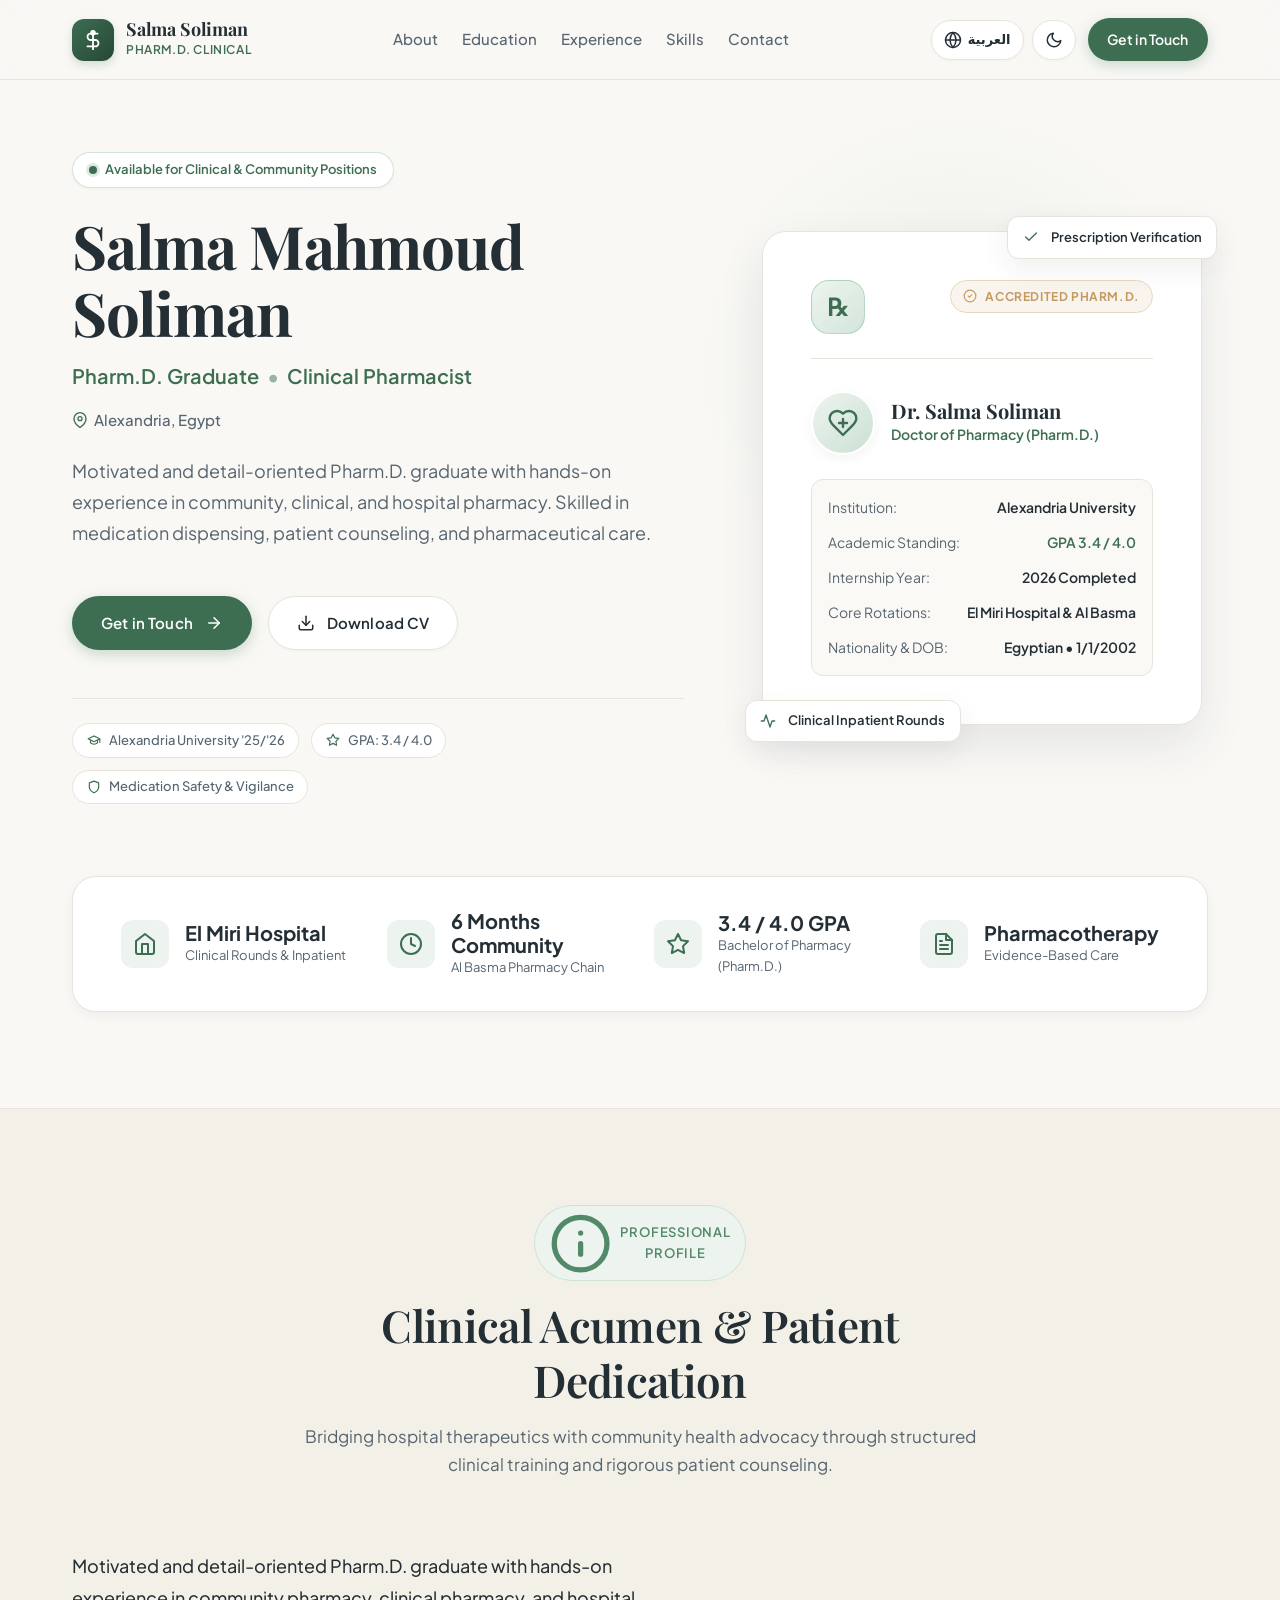
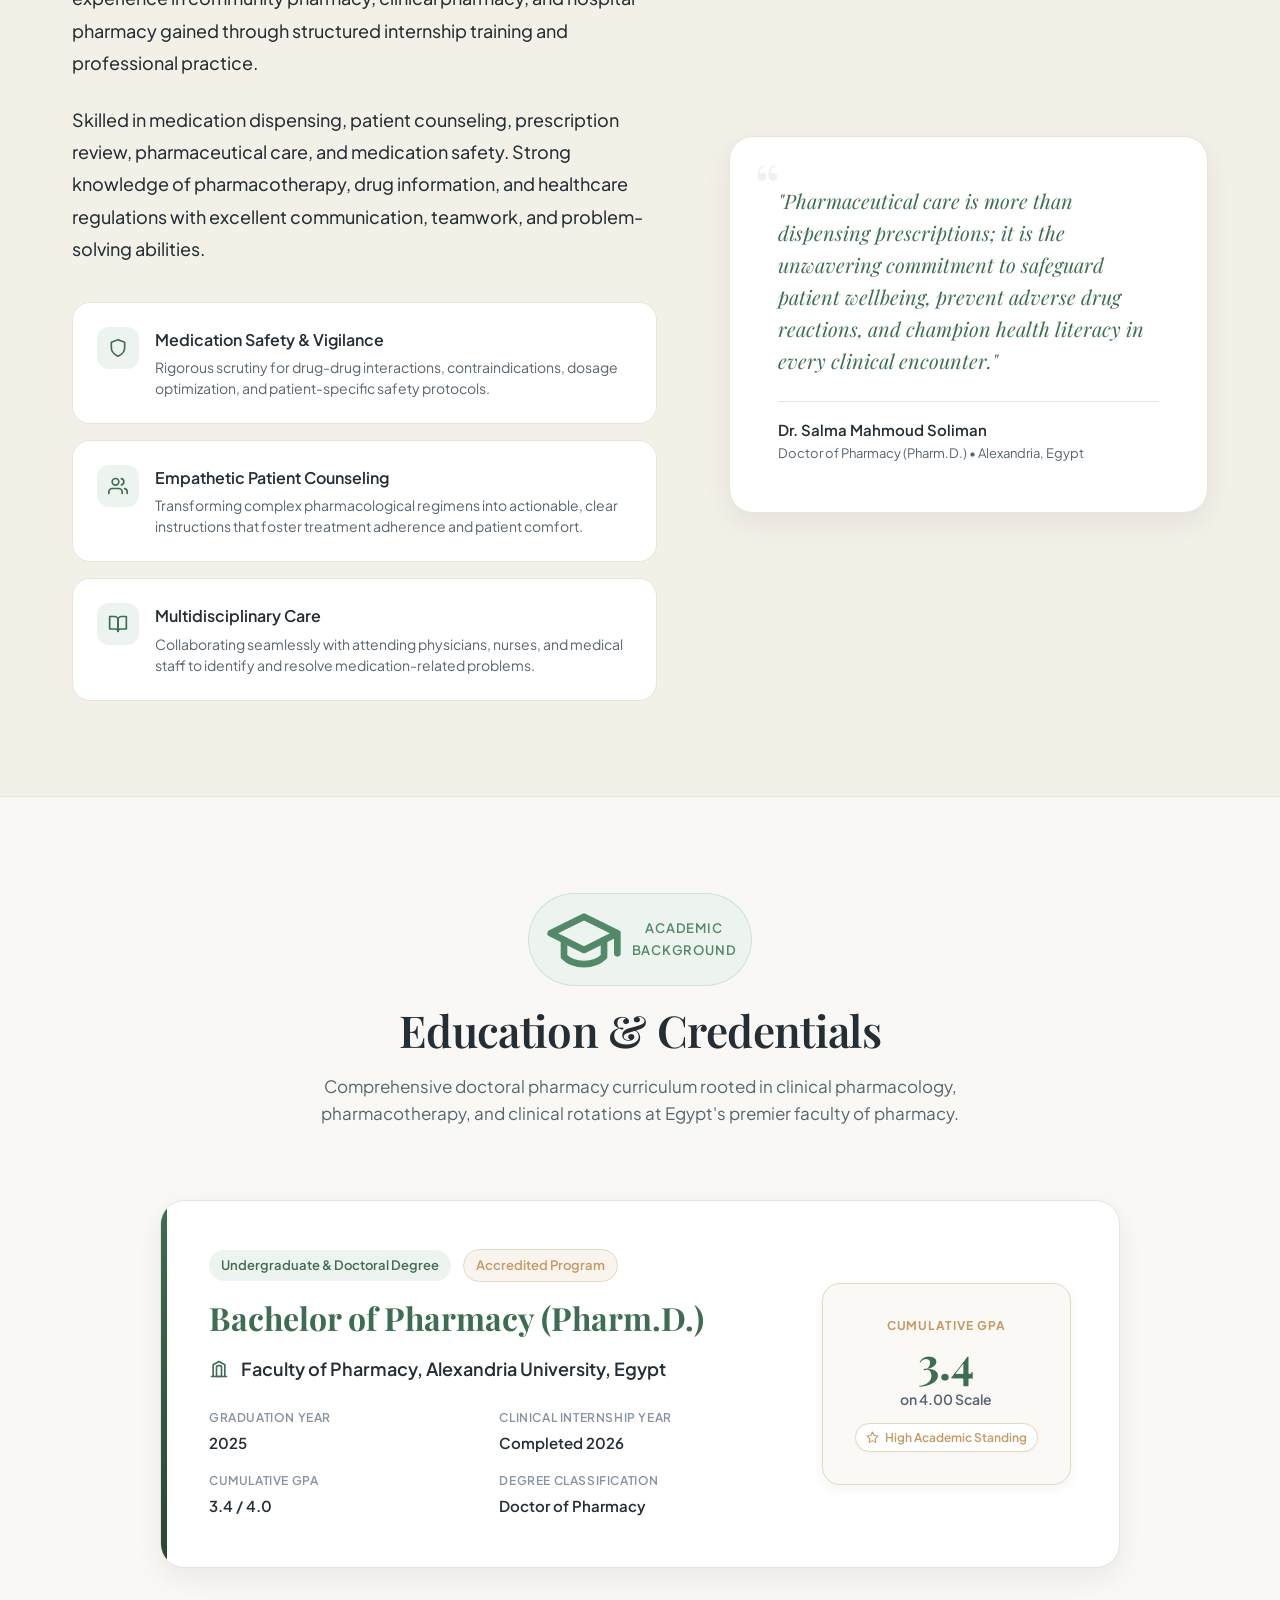
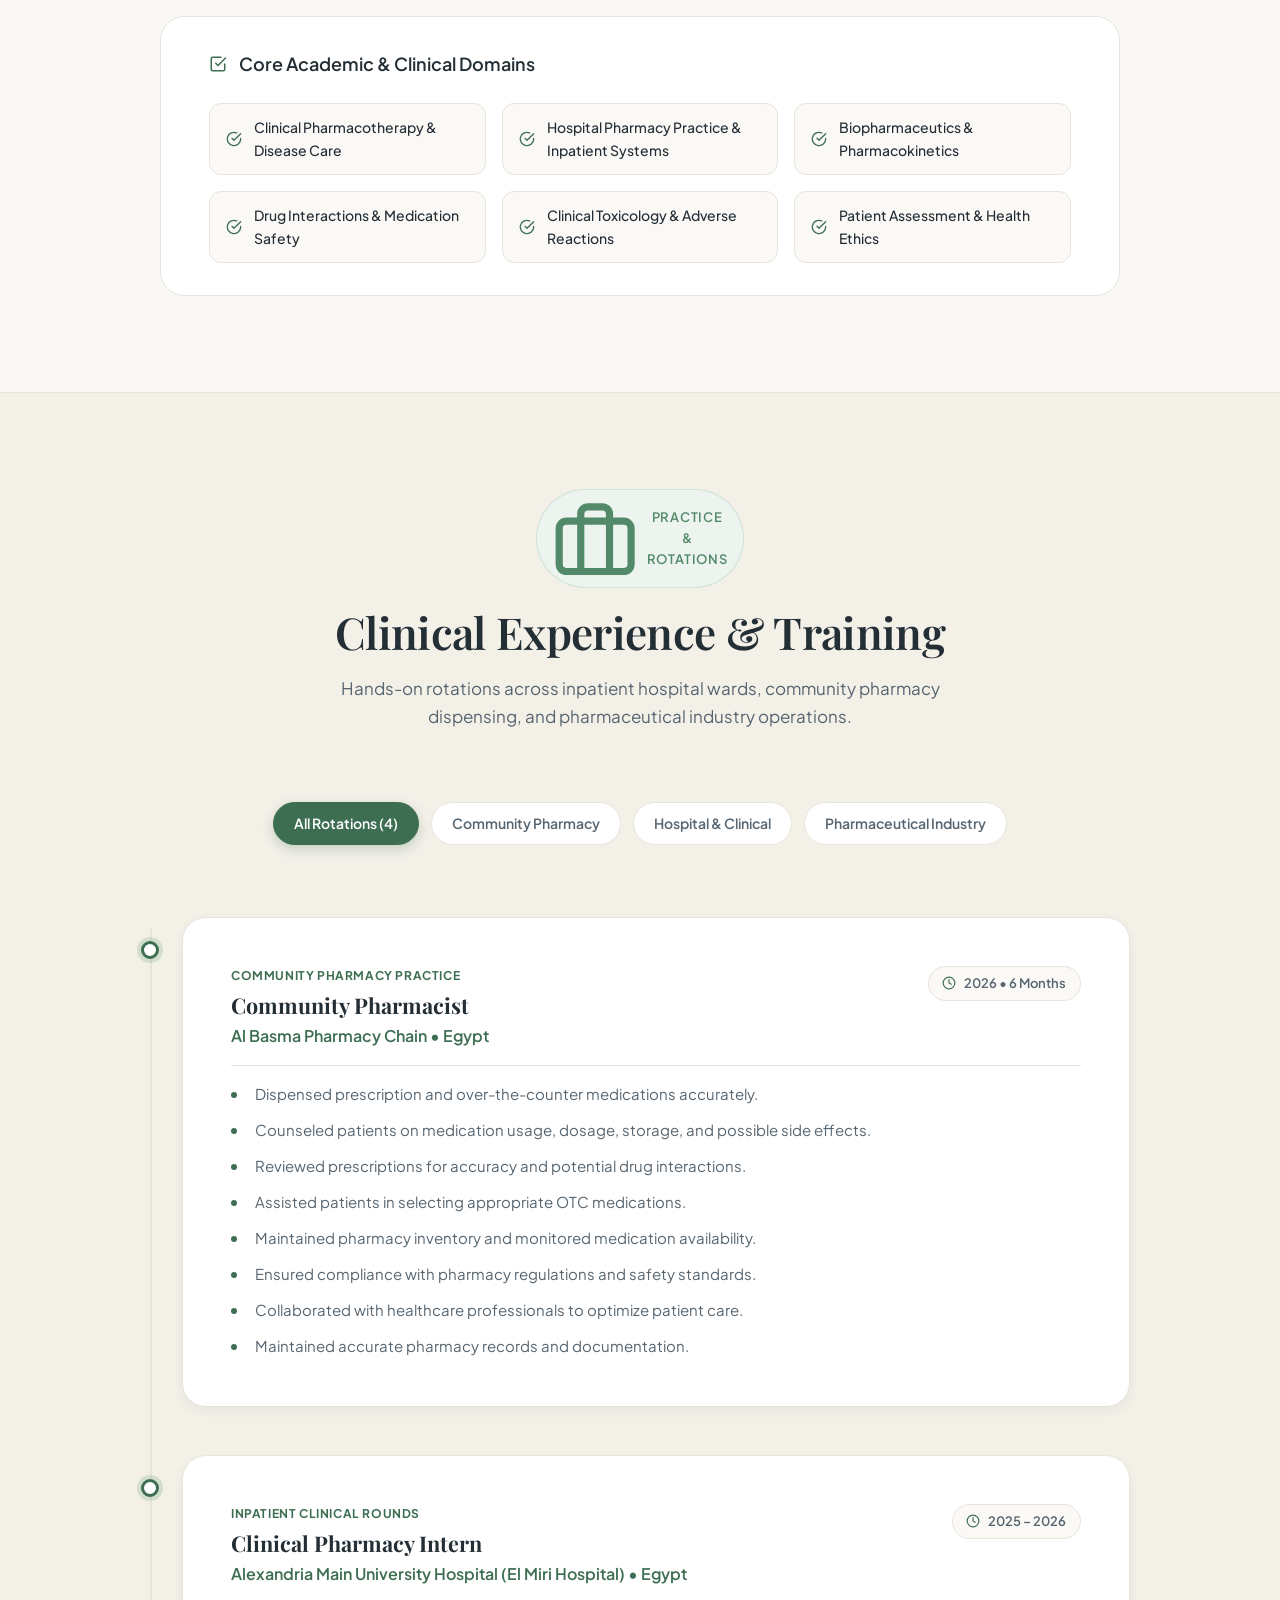
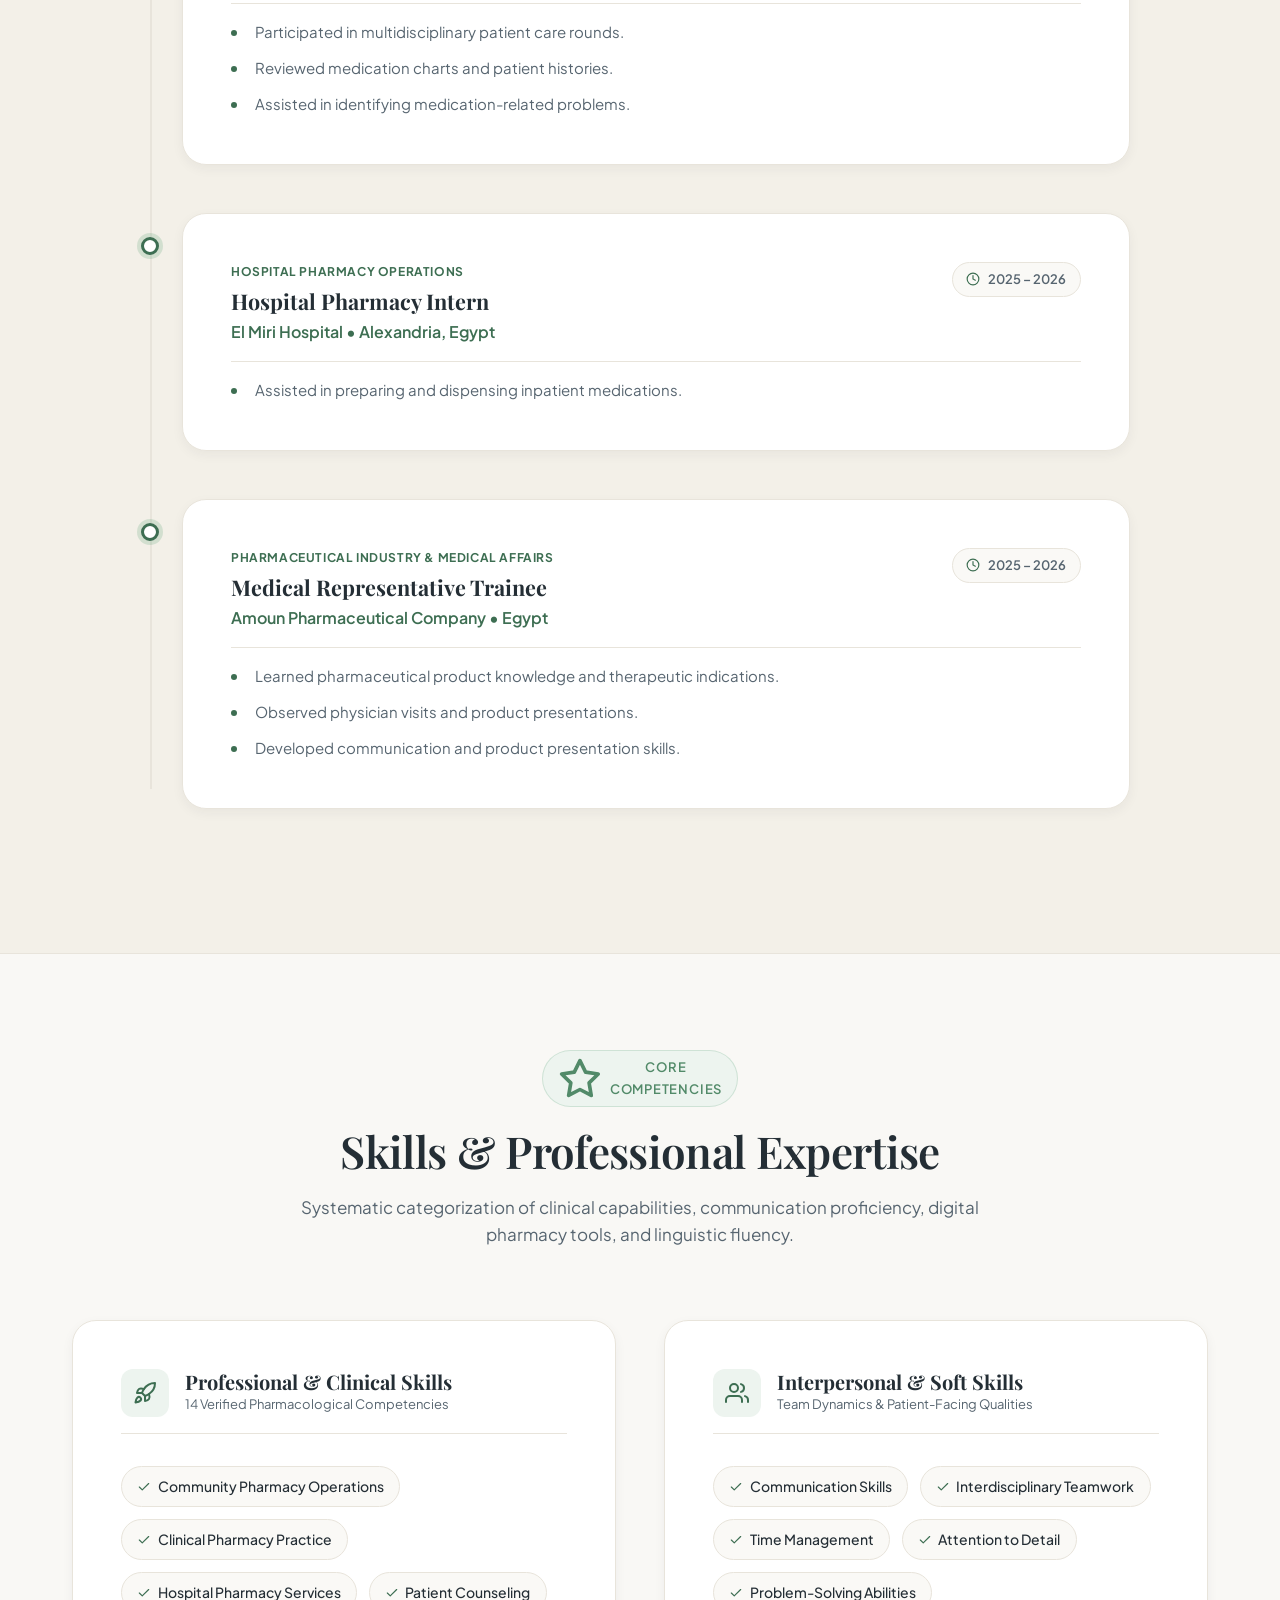
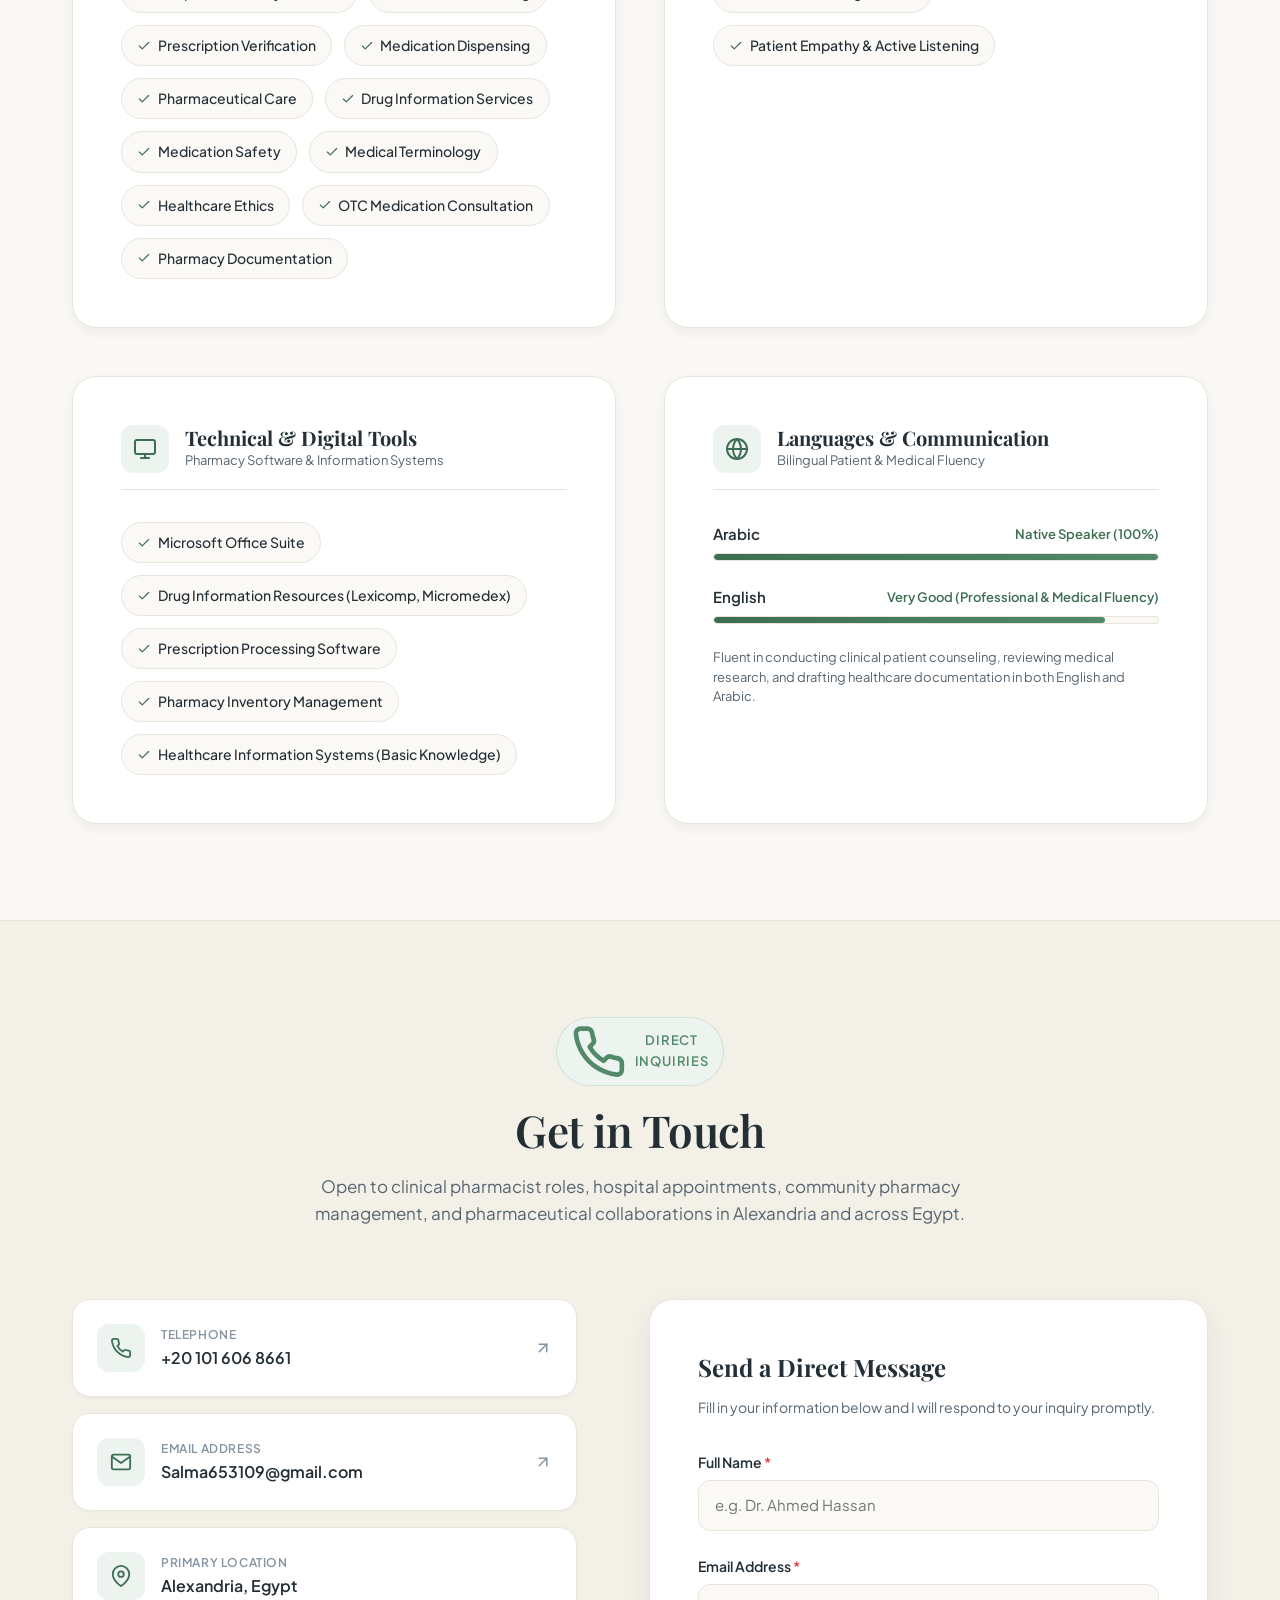
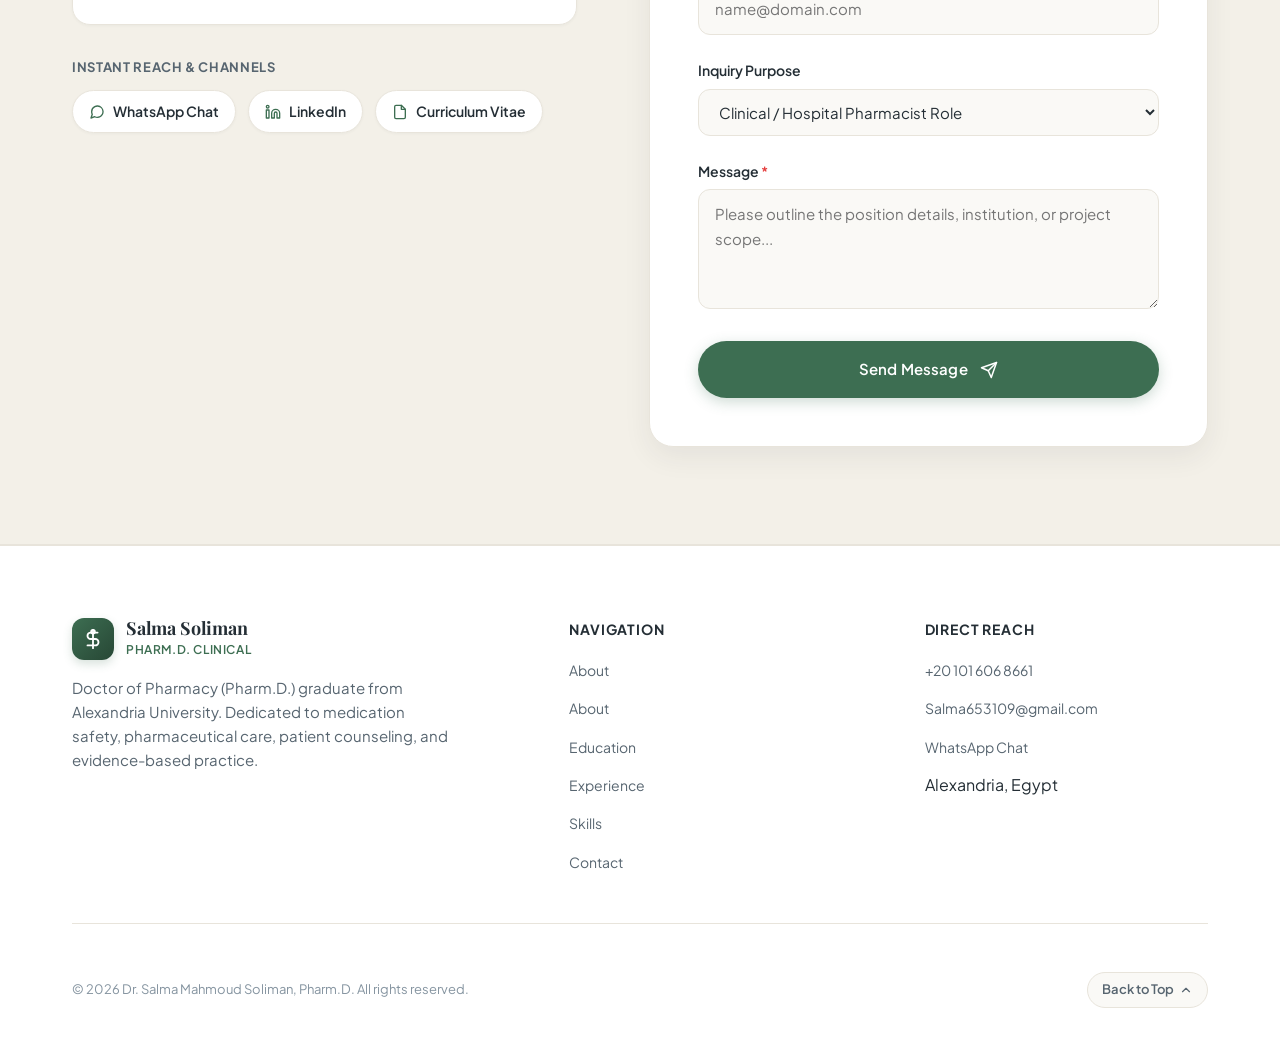
<file: index.html>
<!DOCTYPE html>
<html lang="en" dir="ltr" data-theme="light">
<head>
  <meta charset="UTF-8">
  <meta name="viewport" content="width=device-width, initial-scale=1.0">
  <meta name="description" content="Salma Mahmoud Soliman — Pharm.D. Graduate & Clinical Pharmacist based in Alexandria, Egypt. Specialized in community pharmacy, clinical rounds, medication safety, and patient counseling.">
  <meta name="keywords" content="Salma Mahmoud Soliman, Pharm.D., Clinical Pharmacist, Pharmacy Graduate, Alexandria University, Medication Safety, Alexandria Egypt, دكتورة سلمى سليمان">
  <meta name="author" content="Salma Mahmoud Soliman">

  <!-- Open Graph / Meta -->
  <meta property="og:title" content="Salma Mahmoud Soliman, Pharm.D. | Clinical Pharmacist">
  <meta property="og:description" content="Pharm.D. Graduate & Clinical Pharmacist with hands-on hospital, clinical, and community pharmacy experience in Alexandria, Egypt.">
  <meta property="og:type" content="website">

  <title>Salma Mahmoud Soliman, Pharm.D. — Clinical & Community Pharmacist</title>

  <!-- Google Fonts: Plus Jakarta Sans, Readex Pro (Arabic), Playfair Display -->
  <link rel="preconnect" href="https://fonts.googleapis.com">
  <link rel="preconnect" href="https://fonts.gstatic.com" crossorigin>
  <link href="https://fonts.googleapis.com/css2?family=Playfair+Display:ital,wght@0,500;0,600;0,700;1,400;1,600&family=Plus+Jakarta+Sans:wght@400;500;600;700&family=Readex+Pro:wght@400;500;600;700&display=swap" rel="stylesheet">

  <!-- Main Stylesheet -->
  <link rel="stylesheet" href="css/style.css">
</head>
<body>

  <!-- ========================================================================
       Site Header / Navigation
       ======================================================================== -->
  <header class="site-header" role="banner">
    <div class="container header-inner">
      <a href="#hero" class="brand" aria-label="Salma Mahmoud Soliman, Pharm.D. Homepage">
        <div class="brand-icon" aria-hidden="true">
          <!-- Caduceus / Pharmacy Cross Minimal Icon -->
          <svg viewBox="0 0 24 24" fill="none" stroke="currentColor" stroke-width="2" stroke-linecap="round" stroke-linejoin="round">
            <path d="M12 2v20"></path>
            <path d="M17 5H9.5a3.5 3.5 0 0 0 0 7h5a3.5 3.5 0 0 1 0 7H6"></path>
            <circle cx="12" cy="4" r="2"></circle>
          </svg>
        </div>
        <div class="brand-info">
          <span class="brand-name" data-i18n="brand_name">Salma Soliman</span>
          <span class="brand-title" data-i18n="brand_title">Pharm.D. Clinical</span>
        </div>
      </a>

      <!-- Primary Navigation Links -->
      <nav class="nav-menu" id="primary-navigation" role="navigation" aria-label="Primary Navigation">
        <a href="#about" class="nav-link" data-i18n="nav_about">About</a>
        <a href="#education" class="nav-link" data-i18n="nav_education">Education</a>
        <a href="#experience" class="nav-link" data-i18n="nav_experience">Experience</a>
        <a href="#skills" class="nav-link" data-i18n="nav_skills">Skills</a>
        <a href="#contact" class="nav-link" data-i18n="nav_contact">Contact</a>
      </nav>

      <!-- Action & Toggle Controls -->
      <div class="header-actions">
        
        <div class="controls-group">
          <!-- Language Toggle Button (AR / EN) -->
          <button type="button" class="control-btn" id="langToggle" aria-label="تغيير إلى اللغة العربية" title="Switch Language">
            <svg viewBox="0 0 24 24" fill="none" stroke="currentColor" stroke-width="2" stroke-linecap="round" stroke-linejoin="round" aria-hidden="true">
              <circle cx="12" cy="12" r="10"></circle>
              <line x1="2" y1="12" x2="22" y2="12"></line>
              <path d="M12 2a15.3 15.3 0 0 1 4 10 15.3 15.3 0 0 1-4 10 15.3 15.3 0 0 1-4-10 15.3 15.3 0 0 1 4-10z"></path>
            </svg>
            <span id="langBtnText">العربية</span>
          </button>

          <!-- Dark Mode Toggle Button -->
          <button type="button" class="control-btn" id="themeToggle" aria-label="Toggle dark mode" title="Toggle dark mode">
            <!-- Sun Icon (Shown in Dark Mode) -->
            <svg class="sun-icon" viewBox="0 0 24 24" fill="none" stroke="currentColor" stroke-width="2" stroke-linecap="round" stroke-linejoin="round" aria-hidden="true">
              <circle cx="12" cy="12" r="5"></circle>
              <line x1="12" y1="1" x2="12" y2="3"></line>
              <line x1="12" y1="21" x2="12" y2="23"></line>
              <line x1="4.22" y1="4.22" x2="5.64" y2="5.64"></line>
              <line x1="18.36" y1="18.36" x2="19.78" y2="19.78"></line>
              <line x1="1" y1="12" x2="3" y2="12"></line>
              <line x1="21" y1="12" x2="23" y2="12"></line>
              <line x1="4.22" y1="19.78" x2="5.64" y2="18.36"></line>
              <line x1="18.36" y1="5.64" x2="19.78" y2="4.22"></line>
            </svg>
            <!-- Moon Icon (Shown in Light Mode) -->
            <svg class="moon-icon" viewBox="0 0 24 24" fill="none" stroke="currentColor" stroke-width="2" stroke-linecap="round" stroke-linejoin="round" aria-hidden="true">
              <path d="M21 12.79A9 9 0 1 1 11.21 3 7 7 0 0 0 21 12.79z"></path>
            </svg>
          </button>
        </div>

        <a href="#contact" class="btn btn-primary btn-sm" data-i18n="header_cta">Get in Touch</a>
        
        <!-- Mobile Navigation Menu Toggle -->
        <button class="nav-toggle" type="button" aria-expanded="false" aria-label="Toggle navigation menu" aria-controls="primary-navigation">
          <svg viewBox="0 0 24 24" fill="none" stroke="currentColor" stroke-width="2" stroke-linecap="round" stroke-linejoin="round">
            <line x1="3" y1="12" x2="21" y2="12"></line>
            <line x1="3" y1="6" x2="21" y2="6"></line>
            <line x1="3" y1="18" x2="21" y2="18"></line>
          </svg>
        </button>
      </div>
    </div>
  </header>

  <main id="main-content" role="main">

    <!-- ======================================================================
         1. HERO SECTION
         ====================================================================== -->
    <section class="hero" id="hero" aria-label="Hero Introduction">
      <div class="container hero-grid">
        
        <!-- Left Hero Content -->
        <div class="hero-content">
          <div class="status-badge">
            <span class="status-dot"></span>
            <span data-i18n="hero_status">Available for Clinical & Community Positions</span>
          </div>

          <h1 class="hero-name" data-i18n="hero_name">Salma Mahmoud Soliman</h1>
          
          <div class="hero-title">
            <span data-i18n="hero_title_pharmd">Pharm.D. Graduate</span>
            <span style="opacity: 0.5;">&bull;</span>
            <span data-i18n="hero_title_clinical">Clinical Pharmacist</span>
          </div>

          <div class="hero-location">
            <svg viewBox="0 0 24 24" fill="none" stroke="currentColor" stroke-width="2" stroke-linecap="round" stroke-linejoin="round" aria-hidden="true">
              <path d="M21 10c0 7-9 13-9 13s-9-6-9-13a9 9 0 0 1 18 0z"></path>
              <circle cx="12" cy="10" r="3"></circle>
            </svg>
            <span data-i18n="hero_location">Alexandria, Egypt</span>
          </div>

          <p class="hero-bio" data-i18n="hero_bio">
            Motivated and detail-oriented Pharm.D. graduate with hands-on experience in community, clinical, and hospital pharmacy. Skilled in medication dispensing, patient counseling, and pharmaceutical care.
          </p>

          <div class="hero-actions">
            <a href="#contact" class="btn btn-primary">
              <span data-i18n="btn_get_in_touch">Get in Touch</span>
              <svg class="arrow-icon" viewBox="0 0 24 24" fill="none" stroke="currentColor" stroke-width="2" stroke-linecap="round" stroke-linejoin="round" aria-hidden="true">
                <line x1="5" y1="12" x2="19" y2="12"></line>
                <polyline points="12 5 19 12 12 19"></polyline>
              </svg>
            </a>

            <!-- Download CV Button - directly downloading the user's attached PDF -->
            <a href="assets/Salma_Mahmoud_Soliman_CV.pdf" download="CV_Salma_Mahmoud_Soliman.pdf" class="btn btn-secondary js-download-cv" role="button">
              <svg viewBox="0 0 24 24" fill="none" stroke="currentColor" stroke-width="2" stroke-linecap="round" stroke-linejoin="round" aria-hidden="true">
                <path d="M21 15v4a2 2 0 0 1-2 2H5a2 2 0 0 1-2-2v-4"></path>
                <polyline points="7 10 12 15 17 10"></polyline>
                <line x1="12" y1="15" x2="12" y2="3"></line>
              </svg>
              <span data-i18n="btn_download_cv">Download CV</span>
            </a>
          </div>

          <div class="hero-pill-highlights">
            <div class="pill-item">
              <svg viewBox="0 0 24 24" fill="none" stroke="currentColor" stroke-width="2" stroke-linecap="round" stroke-linejoin="round" aria-hidden="true">
                <path d="M22 10v6M2 10l10-5 10 5-10 5z"></path>
                <path d="M6 12v5c3 3 9 3 12 0v-5"></path>
              </svg>
              <span data-i18n="hero_pill_uni">Alexandria University '25/'26</span>
            </div>
            <div class="pill-item">
              <svg viewBox="0 0 24 24" fill="none" stroke="currentColor" stroke-width="2" stroke-linecap="round" stroke-linejoin="round" aria-hidden="true">
                <polygon points="12 2 15.09 8.26 22 9.27 17 14.14 18.18 21.02 12 17.77 5.82 21.02 7 14.14 2 9.27 8.91 8.26 12 2"></polygon>
              </svg>
              <span data-i18n="hero_pill_gpa">GPA: 3.4 / 4.0</span>
            </div>
            <div class="pill-item">
              <svg viewBox="0 0 24 24" fill="none" stroke="currentColor" stroke-width="2" stroke-linecap="round" stroke-linejoin="round" aria-hidden="true">
                <path d="M12 22s8-4 8-10V5l-8-3-8 3v7c0 6 8 10 8 10z"></path>
              </svg>
              <span data-i18n="hero_pill_safety">Medication Safety & Vigilance</span>
            </div>
          </div>
        </div>

        <!-- Right Hero Visual: Credential Showcase Card -->
        <div class="hero-visual">
          <div class="credential-card">
            
            <div class="float-badge float-badge-1">
              <svg viewBox="0 0 24 24" fill="none" stroke="currentColor" stroke-width="2" stroke-linecap="round" stroke-linejoin="round" aria-hidden="true">
                <polyline points="20 6 9 17 4 12"></polyline>
              </svg>
              <span data-i18n="badge_verify">Prescription Verification</span>
            </div>

            <div class="float-badge float-badge-2">
              <svg viewBox="0 0 24 24" fill="none" stroke="currentColor" stroke-width="2" stroke-linecap="round" stroke-linejoin="round" aria-hidden="true">
                <path d="M22 12h-4l-3 9L9 3l-3 9H2"></path>
              </svg>
              <span data-i18n="badge_rounds">Clinical Inpatient Rounds</span>
            </div>

            <div class="credential-header">
              <div class="credential-rx-badge" aria-label="Prescription Symbol">
                <span>℞</span>
              </div>
              <div class="credential-seal">
                <svg viewBox="0 0 24 24" fill="none" stroke="currentColor" stroke-width="2" stroke-linecap="round" stroke-linejoin="round" aria-hidden="true">
                  <circle cx="12" cy="12" r="10"></circle>
                  <path d="m9 12 2 2 4-4"></path>
                </svg>
                <span data-i18n="badge_seal">Accredited Pharm.D.</span>
              </div>
            </div>

            <div class="credential-body">
              <div class="candidate-profile">
                <div class="candidate-avatar" aria-hidden="true">
                  <svg viewBox="0 0 24 24" fill="none" stroke="currentColor" stroke-width="1.8" stroke-linecap="round" stroke-linejoin="round">
                    <path d="M19 14c1.49-1.46 3-3.21 3-5.5A5.5 5.5 0 0 0 16.5 3c-1.76 0-3 .5-4.5 2-1.5-1.5-2.74-2-4.5-2A5.5 5.5 0 0 0 2 8.5c0 2.3 1.5 4.05 3 5.5l7 7Z"></path>
                    <path d="M12 9v6"></path>
                    <path d="M9 12h6"></path>
                  </svg>
                </div>
                <div class="candidate-meta">
                  <h3 data-i18n="card_dr_name">Dr. Salma Soliman</h3>
                  <p data-i18n="card_dr_title">Doctor of Pharmacy (Pharm.D.)</p>
                </div>
              </div>

              <div class="credential-details-list">
                <div class="detail-row">
                  <span class="detail-label" data-i18n="card_label_inst">Institution:</span>
                  <span class="detail-value" data-i18n="card_val_inst">Alexandria University</span>
                </div>
                <div class="detail-row">
                  <span class="detail-label" data-i18n="card_label_standing">Academic Standing:</span>
                  <span class="detail-value highlight" data-i18n="card_val_standing">GPA 3.4 / 4.0</span>
                </div>
                <div class="detail-row">
                  <span class="detail-label" data-i18n="card_label_intern">Internship Year:</span>
                  <span class="detail-value" data-i18n="card_val_intern">2026 Completed</span>
                </div>
                <div class="detail-row">
                  <span class="detail-label" data-i18n="card_label_rot">Core Rotations:</span>
                  <span class="detail-value" data-i18n="card_val_rot">El Miri Hospital & Al Basma</span>
                </div>
                <div class="detail-row">
                  <span class="detail-label" data-i18n="card_label_nat">Nationality & DOB:</span>
                  <span class="detail-value" data-i18n="card_val_nat">Egyptian • 1/1/2002</span>
                </div>
              </div>
            </div>

          </div>
        </div>

      </div>

      <!-- Quick Metrics Strip -->
      <div class="container">
        <div class="metrics-strip">
          <div class="metric-item">
            <div class="metric-icon" aria-hidden="true">
              <svg viewBox="0 0 24 24" fill="none" stroke="currentColor" stroke-width="2" stroke-linecap="round" stroke-linejoin="round">
                <path d="M3 9l9-7 9 7v11a2 2 0 0 1-2 2H5a2 2 0 0 1-2-2z"></path>
                <polyline points="9 22 9 12 15 12 15 22"></polyline>
              </svg>
            </div>
            <div class="metric-data">
              <h4 data-i18n="metric_1_title">El Miri Hospital</h4>
              <p data-i18n="metric_1_sub">Clinical Rounds & Inpatient</p>
            </div>
          </div>

          <div class="metric-item">
            <div class="metric-icon" aria-hidden="true">
              <svg viewBox="0 0 24 24" fill="none" stroke="currentColor" stroke-width="2" stroke-linecap="round" stroke-linejoin="round">
                <circle cx="12" cy="12" r="10"></circle>
                <polyline points="12 6 12 12 16 14"></polyline>
              </svg>
            </div>
            <div class="metric-data">
              <h4 data-i18n="metric_2_title">6 Months Community</h4>
              <p data-i18n="metric_2_sub">Al Basma Pharmacy Chain</p>
            </div>
          </div>

          <div class="metric-item">
            <div class="metric-icon" aria-hidden="true">
              <svg viewBox="0 0 24 24" fill="none" stroke="currentColor" stroke-width="2" stroke-linecap="round" stroke-linejoin="round">
                <polygon points="12 2 15.09 8.26 22 9.27 17 14.14 18.18 21.02 12 17.77 5.82 21.02 7 14.14 2 9.27 8.91 8.26 12 2"></polygon>
              </svg>
            </div>
            <div class="metric-data">
              <h4 data-i18n="metric_3_title">3.4 / 4.0 GPA</h4>
              <p data-i18n="metric_3_sub">Bachelor of Pharmacy (Pharm.D.)</p>
            </div>
          </div>

          <div class="metric-item">
            <div class="metric-icon" aria-hidden="true">
              <svg viewBox="0 0 24 24" fill="none" stroke="currentColor" stroke-width="2" stroke-linecap="round" stroke-linejoin="round">
                <path d="M14 2H6a2 2 0 0 0-2 2v16a2 2 0 0 0 2 2h12a2 2 0 0 0 2-2V8z"></path>
                <polyline points="14 2 14 8 20 8"></polyline>
                <line x1="16" y1="13" x2="8" y2="13"></line>
                <line x1="16" y1="17" x2="8" y2="17"></line>
                <polyline points="10 9 9 9 8 9"></polyline>
              </svg>
            </div>
            <div class="metric-data">
              <h4 data-i18n="metric_4_title">Pharmacotherapy</h4>
              <p data-i18n="metric_4_sub">Evidence-Based Care</p>
            </div>
          </div>
        </div>
      </div>
    </section>

    <!-- ======================================================================
         2. PROFESSIONAL SUMMARY
         ====================================================================== -->
    <section class="section section-alt" id="about" aria-label="Professional Summary">
      <div class="container">
        <div class="section-header reveal-on-scroll">
          <div class="section-tag">
            <svg viewBox="0 0 24 24" fill="none" stroke="currentColor" stroke-width="2" stroke-linecap="round" stroke-linejoin="round" aria-hidden="true">
              <circle cx="12" cy="12" r="10"></circle>
              <line x1="12" y1="16" x2="12" y2="12"></line>
              <line x1="12" y1="8" x2="12.01" y2="8"></line>
            </svg>
            <span data-i18n="about_tag">Professional Profile</span>
          </div>
          <h2 class="section-title" data-i18n="about_title">Clinical Acumen & Patient Dedication</h2>
          <p class="section-subtitle" data-i18n="about_subtitle">
            Bridging hospital therapeutics with community health advocacy through structured clinical training and rigorous patient counseling.
          </p>
        </div>

        <div class="summary-grid">
          
          <div class="summary-text-block reveal-on-scroll">
            <p class="lead-paragraph" data-i18n="about_lead_1">
              Motivated and detail-oriented Pharm.D. graduate with hands-on experience in community pharmacy, clinical pharmacy, and hospital pharmacy gained through structured internship training and professional practice.
            </p>
            <p class="lead-paragraph" data-i18n="about_lead_2">
              Skilled in medication dispensing, patient counseling, prescription review, pharmaceutical care, and medication safety. Strong knowledge of pharmacotherapy, drug information, and healthcare regulations with excellent communication, teamwork, and problem-solving abilities.
            </p>

            <div class="summary-pillars">
              <div class="pillar-card">
                <div class="pillar-icon" aria-hidden="true">
                  <svg viewBox="0 0 24 24" fill="none" stroke="currentColor" stroke-width="2" stroke-linecap="round" stroke-linejoin="round">
                    <path d="M12 22s8-4 8-10V5l-8-3-8 3v7c0 6 8 10 8 10z"></path>
                  </svg>
                </div>
                <div class="pillar-content">
                  <h4 data-i18n="pillar_1_title">Medication Safety & Vigilance</h4>
                  <p data-i18n="pillar_1_desc">Rigorous scrutiny for drug-drug interactions, contraindications, dosage optimization, and patient-specific safety protocols.</p>
                </div>
              </div>

              <div class="pillar-card">
                <div class="pillar-icon" aria-hidden="true">
                  <svg viewBox="0 0 24 24" fill="none" stroke="currentColor" stroke-width="2" stroke-linecap="round" stroke-linejoin="round">
                    <path d="M17 21v-2a4 4 0 0 0-4-4H5a4 4 0 0 0-4 4v2"></path>
                    <circle cx="9" cy="7" r="4"></circle>
                    <path d="M23 21v-2a4 4 0 0 0-3-3.87"></path>
                    <path d="M16 3.13a4 4 0 0 1 0 7.75"></path>
                  </svg>
                </div>
                <div class="pillar-content">
                  <h4 data-i18n="pillar_2_title">Empathetic Patient Counseling</h4>
                  <p data-i18n="pillar_2_desc">Transforming complex pharmacological regimens into actionable, clear instructions that foster treatment adherence and patient comfort.</p>
                </div>
              </div>

              <div class="pillar-card">
                <div class="pillar-icon" aria-hidden="true">
                  <svg viewBox="0 0 24 24" fill="none" stroke="currentColor" stroke-width="2" stroke-linecap="round" stroke-linejoin="round">
                    <path d="M2 3h6a4 4 0 0 1 4 4v14a3 3 0 0 0-3-3H2z"></path>
                    <path d="M22 3h-6a4 4 0 0 0-4 4v14a3 3 0 0 1 3-3h7z"></path>
                  </svg>
                </div>
                <div class="pillar-content">
                  <h4 data-i18n="pillar_3_title">Multidisciplinary Care</h4>
                  <p data-i18n="pillar_3_desc">Collaborating seamlessly with attending physicians, nurses, and medical staff to identify and resolve medication-related problems.</p>
                </div>
              </div>
            </div>
          </div>

          <div class="summary-card-quote reveal-on-scroll delay-1">
            <div class="quote-mark" aria-hidden="true">&ldquo;</div>
            <div class="quote-content">
              <blockquote data-i18n="quote_text">
                "Pharmaceutical care is more than dispensing prescriptions; it is the unwavering commitment to safeguard patient wellbeing, prevent adverse drug reactions, and champion health literacy in every clinical encounter."
              </blockquote>
              <div class="quote-author">
                <div class="author-info">
                  <h5 data-i18n="quote_author">Dr. Salma Mahmoud Soliman</h5>
                  <p data-i18n="quote_author_sub">Doctor of Pharmacy (Pharm.D.) &bull; Alexandria, Egypt</p>
                </div>
              </div>
            </div>
          </div>

        </div>
      </div>
    </section>

    <!-- ======================================================================
         3. EDUCATION
         ====================================================================== -->
    <section class="section" id="education" aria-label="Education & Academic Credentials">
      <div class="container">
        <div class="section-header reveal-on-scroll">
          <div class="section-tag">
            <svg viewBox="0 0 24 24" fill="none" stroke="currentColor" stroke-width="2" stroke-linecap="round" stroke-linejoin="round" aria-hidden="true">
              <path d="M22 10v6M2 10l10-5 10 5-10 5z"></path>
              <path d="M6 12v5c3 3 9 3 12 0v-5"></path>
            </svg>
            <span data-i18n="edu_tag">Academic Background</span>
          </div>
          <h2 class="section-title" data-i18n="edu_title">Education & Credentials</h2>
          <p class="section-subtitle" data-i18n="edu_subtitle">
            Comprehensive doctoral pharmacy curriculum rooted in clinical pharmacology, pharmacotherapy, and clinical rotations at Egypt's premier faculty of pharmacy.
          </p>
        </div>

        <div class="education-showcase">
          <div class="education-card-main reveal-on-scroll">
            <div class="edu-main-info">
              <div class="edu-badge-row">
                <span class="edu-tag" data-i18n="edu_badge_level">Undergraduate & Doctoral Degree</span>
                <span class="edu-tag" style="background-color: var(--color-accent-soft); color: var(--color-accent); border: 1px solid var(--color-accent-border);" data-i18n="edu_badge_status">
                  Accredited Program
                </span>
              </div>

              <h3 class="edu-degree" data-i18n="edu_degree">Bachelor of Pharmacy (Pharm.D.)</h3>

              <div class="edu-institution">
                <svg viewBox="0 0 24 24" fill="none" stroke="currentColor" stroke-width="2" stroke-linecap="round" stroke-linejoin="round" aria-hidden="true">
                  <path d="M3 21h18"></path>
                  <path d="M5 21V7l7-4 7 4v14"></path>
                  <path d="M9 10a2 2 0 0 1 2-2h2a2 2 0 0 1 2 2v11H9V10z"></path>
                </svg>
                <span data-i18n="edu_institution">Faculty of Pharmacy, Alexandria University, Egypt</span>
              </div>

              <div class="edu-meta-items">
                <div class="edu-meta-col">
                  <span class="label" data-i18n="edu_lbl_grad">Graduation Year</span>
                  <span class="value" data-i18n="edu_val_grad">2025</span>
                </div>
                <div class="edu-meta-col">
                  <span class="label" data-i18n="edu_lbl_intern">Clinical Internship Year</span>
                  <span class="value" data-i18n="edu_val_intern">Completed 2026</span>
                </div>
                <div class="edu-meta-col">
                  <span class="label" data-i18n="edu_lbl_gpa">Cumulative GPA</span>
                  <span class="value" data-i18n="edu_val_gpa">3.4 / 4.0</span>
                </div>
                <div class="edu-meta-col">
                  <span class="label" data-i18n="edu_lbl_class">Degree Classification</span>
                  <span class="value" data-i18n="edu_val_class">Doctor of Pharmacy</span>
                </div>
              </div>
            </div>

            <!-- GPA Card Highlight -->
            <div class="gpa-card-highlight">
              <span class="gpa-label" data-i18n="edu_gpa_card_lbl">Cumulative GPA</span>
              <span class="gpa-number" data-i18n="edu_gpa_card_val">3.4</span>
              <span class="gpa-scale" data-i18n="edu_gpa_card_scale">on 4.00 Scale</span>
              <div class="gpa-honor-badge">
                <svg viewBox="0 0 24 24" fill="none" stroke="currentColor" stroke-width="2" stroke-linecap="round" stroke-linejoin="round" style="width: 13px; height: 13px;" aria-hidden="true">
                  <polygon points="12 2 15.09 8.26 22 9.27 17 14.14 18.18 21.02 12 17.77 5.82 21.02 7 14.14 2 9.27 8.91 8.26 12 2"></polygon>
                </svg>
                <span data-i18n="edu_gpa_card_badge">High Academic Standing</span>
              </div>
            </div>
          </div>

          <!-- Academic & Clinical Domains -->
          <div class="education-modules reveal-on-scroll delay-1">
            <div class="modules-header">
              <h4>
                <svg viewBox="0 0 24 24" fill="none" stroke="currentColor" stroke-width="2" stroke-linecap="round" stroke-linejoin="round" aria-hidden="true">
                  <polyline points="9 11 12 14 22 4"></polyline>
                  <path d="M21 12v7a2 2 0 0 1-2 2H5a2 2 0 0 1-2-2V5a2 2 0 0 1 2-2h11"></path>
                </svg>
                <span data-i18n="edu_domains_header">Core Academic & Clinical Domains</span>
              </h4>
            </div>
            <div class="modules-grid">
              <div class="module-item">
                <svg viewBox="0 0 24 24" fill="none" stroke="currentColor" stroke-width="2" stroke-linecap="round" stroke-linejoin="round" aria-hidden="true"><path d="M22 11.08V12a10 10 0 1 1-5.93-9.14"></path><polyline points="22 4 12 14.01 9 11.01"></polyline></svg>
                <span data-i18n="domain_1">Clinical Pharmacotherapy & Disease Care</span>
              </div>
              <div class="module-item">
                <svg viewBox="0 0 24 24" fill="none" stroke="currentColor" stroke-width="2" stroke-linecap="round" stroke-linejoin="round" aria-hidden="true"><path d="M22 11.08V12a10 10 0 1 1-5.93-9.14"></path><polyline points="22 4 12 14.01 9 11.01"></polyline></svg>
                <span data-i18n="domain_2">Hospital Pharmacy Practice & Inpatient Systems</span>
              </div>
              <div class="module-item">
                <svg viewBox="0 0 24 24" fill="none" stroke="currentColor" stroke-width="2" stroke-linecap="round" stroke-linejoin="round" aria-hidden="true"><path d="M22 11.08V12a10 10 0 1 1-5.93-9.14"></path><polyline points="22 4 12 14.01 9 11.01"></polyline></svg>
                <span data-i18n="domain_3">Biopharmaceutics & Pharmacokinetics</span>
              </div>
              <div class="module-item">
                <svg viewBox="0 0 24 24" fill="none" stroke="currentColor" stroke-width="2" stroke-linecap="round" stroke-linejoin="round" aria-hidden="true"><path d="M22 11.08V12a10 10 0 1 1-5.93-9.14"></path><polyline points="22 4 12 14.01 9 11.01"></polyline></svg>
                <span data-i18n="domain_4">Drug Interactions & Medication Safety</span>
              </div>
              <div class="module-item">
                <svg viewBox="0 0 24 24" fill="none" stroke="currentColor" stroke-width="2" stroke-linecap="round" stroke-linejoin="round" aria-hidden="true"><path d="M22 11.08V12a10 10 0 1 1-5.93-9.14"></path><polyline points="22 4 12 14.01 9 11.01"></polyline></svg>
                <span data-i18n="domain_5">Clinical Toxicology & Adverse Reactions</span>
              </div>
              <div class="module-item">
                <svg viewBox="0 0 24 24" fill="none" stroke="currentColor" stroke-width="2" stroke-linecap="round" stroke-linejoin="round" aria-hidden="true"><path d="M22 11.08V12a10 10 0 1 1-5.93-9.14"></path><polyline points="22 4 12 14.01 9 11.01"></polyline></svg>
                <span data-i18n="domain_6">Patient Assessment & Health Ethics</span>
              </div>
            </div>
          </div>
        </div>
      </div>
    </section>

    <!-- ======================================================================
         4. PROFESSIONAL EXPERIENCE & CLINICAL TRAINING
         ====================================================================== -->
    <section class="section section-alt" id="experience" aria-label="Professional Experience & Clinical Training">
      <div class="container">
        <div class="section-header reveal-on-scroll">
          <div class="section-tag">
            <svg viewBox="0 0 24 24" fill="none" stroke="currentColor" stroke-width="2" stroke-linecap="round" stroke-linejoin="round" aria-hidden="true">
              <rect x="2" y="7" width="20" height="14" rx="2" ry="2"></rect>
              <path d="M16 21V5a2 2 0 0 0-2-2h-4a2 2 0 0 0-2 2v16"></path>
            </svg>
            <span data-i18n="exp_tag">Practice & Rotations</span>
          </div>
          <h2 class="section-title" data-i18n="exp_title">Clinical Experience & Training</h2>
          <p class="section-subtitle" data-i18n="exp_subtitle">
            Hands-on rotations across inpatient hospital wards, community pharmacy dispensing, and pharmaceutical industry operations.
          </p>
        </div>

        <!-- Filter Controls -->
        <div class="experience-filters reveal-on-scroll">
          <button type="button" class="filter-btn active" data-filter="all" data-i18n="filter_all">All Rotations (4)</button>
          <button type="button" class="filter-btn" data-filter="community" data-i18n="filter_community">Community Pharmacy</button>
          <button type="button" class="filter-btn" data-filter="hospital" data-i18n="filter_hospital">Hospital & Clinical</button>
          <button type="button" class="filter-btn" data-filter="pharma" data-i18n="filter_pharma">Pharmaceutical Industry</button>
        </div>

        <!-- Timeline Container -->
        <div class="timeline">
          
          <!-- Experience 1: Al Basma Pharmacy Chain -->
          <div class="timeline-item reveal-on-scroll" data-category="community">
            <div class="timeline-marker" aria-hidden="true"></div>
            <article class="experience-card">
              <header class="exp-header">
                <div class="exp-role-info">
                  <span class="exp-badge-category" data-i18n="exp_1_category">Community Pharmacy Practice</span>
                  <h3 class="exp-title" data-i18n="exp_1_title">Community Pharmacist</h3>
                  <span class="exp-company" data-i18n="exp_1_company">Al Basma Pharmacy Chain • Egypt</span>
                </div>
                <div class="exp-period-badge">
                  <svg viewBox="0 0 24 24" fill="none" stroke="currentColor" stroke-width="2" stroke-linecap="round" stroke-linejoin="round" aria-hidden="true">
                    <circle cx="12" cy="12" r="10"></circle>
                    <polyline points="12 6 12 12 16 14"></polyline>
                  </svg>
                  <span data-i18n="exp_1_period">2026 • 6 Months</span>
                </div>
              </header>
              <div class="exp-body">
                <ul>
                  <li data-i18n="exp_1_b1">Dispensed prescription and over-the-counter medications accurately.</li>
                  <li data-i18n="exp_1_b2">Counseled patients on medication usage, dosage, storage, and possible side effects.</li>
                  <li data-i18n="exp_1_b3">Reviewed prescriptions for accuracy and potential drug interactions.</li>
                  <li data-i18n="exp_1_b4">Assisted patients in selecting appropriate OTC medications.</li>
                  <li data-i18n="exp_1_b5">Maintained pharmacy inventory and monitored medication availability.</li>
                  <li data-i18n="exp_1_b6">Ensured compliance with pharmacy regulations and safety standards.</li>
                  <li data-i18n="exp_1_b7">Collaborated with healthcare professionals to optimize patient care.</li>
                  <li data-i18n="exp_1_b8">Maintained accurate pharmacy records and documentation.</li>
                </ul>
              </div>
            </article>
          </div>

          <!-- Experience 2: Alexandria Main University Hospital - Clinical -->
          <div class="timeline-item reveal-on-scroll" data-category="hospital">
            <div class="timeline-marker" aria-hidden="true"></div>
            <article class="experience-card">
              <header class="exp-header">
                <div class="exp-role-info">
                  <span class="exp-badge-category" data-i18n="exp_2_category">Inpatient Clinical Rounds</span>
                  <h3 class="exp-title" data-i18n="exp_2_title">Clinical Pharmacy Intern</h3>
                  <span class="exp-company" data-i18n="exp_2_company">Alexandria Main University Hospital (El Miri Hospital) • Egypt</span>
                </div>
                <div class="exp-period-badge">
                  <svg viewBox="0 0 24 24" fill="none" stroke="currentColor" stroke-width="2" stroke-linecap="round" stroke-linejoin="round" aria-hidden="true">
                    <circle cx="12" cy="12" r="10"></circle>
                    <polyline points="12 6 12 12 16 14"></polyline>
                  </svg>
                  <span data-i18n="exp_2_period">2025 – 2026</span>
                </div>
              </header>
              <div class="exp-body">
                <ul>
                  <li data-i18n="exp_2_b1">Participated in multidisciplinary patient care rounds.</li>
                  <li data-i18n="exp_2_b2">Reviewed medication charts and patient histories.</li>
                  <li data-i18n="exp_2_b3">Assisted in identifying medication-related problems.</li>
                </ul>
              </div>
            </article>
          </div>

          <!-- Experience 3: El Miri Hospital - Hospital Pharmacy Intern -->
          <div class="timeline-item reveal-on-scroll" data-category="hospital">
            <div class="timeline-marker" aria-hidden="true"></div>
            <article class="experience-card">
              <header class="exp-header">
                <div class="exp-role-info">
                  <span class="exp-badge-category" data-i18n="exp_3_category">Hospital Pharmacy Operations</span>
                  <h3 class="exp-title" data-i18n="exp_3_title">Hospital Pharmacy Intern</h3>
                  <span class="exp-company" data-i18n="exp_3_company">El Miri Hospital • Alexandria, Egypt</span>
                </div>
                <div class="exp-period-badge">
                  <svg viewBox="0 0 24 24" fill="none" stroke="currentColor" stroke-width="2" stroke-linecap="round" stroke-linejoin="round" aria-hidden="true">
                    <circle cx="12" cy="12" r="10"></circle>
                    <polyline points="12 6 12 12 16 14"></polyline>
                  </svg>
                  <span data-i18n="exp_3_period">2025 – 2026</span>
                </div>
              </header>
              <div class="exp-body">
                <ul>
                  <li data-i18n="exp_3_b1">Assisted in preparing and dispensing inpatient medications.</li>
                </ul>
              </div>
            </article>
          </div>

          <!-- Experience 4: Amoun Pharmaceutical Company -->
          <div class="timeline-item reveal-on-scroll" data-category="pharma">
            <div class="timeline-marker" aria-hidden="true"></div>
            <article class="experience-card">
              <header class="exp-header">
                <div class="exp-role-info">
                  <span class="exp-badge-category" data-i18n="exp_4_category">Pharmaceutical Industry & Medical Affairs</span>
                  <h3 class="exp-title" data-i18n="exp_4_title">Medical Representative Trainee</h3>
                  <span class="exp-company" data-i18n="exp_4_company">Amoun Pharmaceutical Company • Egypt</span>
                </div>
                <div class="exp-period-badge">
                  <svg viewBox="0 0 24 24" fill="none" stroke="currentColor" stroke-width="2" stroke-linecap="round" stroke-linejoin="round" aria-hidden="true">
                    <circle cx="12" cy="12" r="10"></circle>
                    <polyline points="12 6 12 12 16 14"></polyline>
                  </svg>
                  <span data-i18n="exp_4_period">2025 – 2026</span>
                </div>
              </header>
              <div class="exp-body">
                <ul>
                  <li data-i18n="exp_4_b1">Learned pharmaceutical product knowledge and therapeutic indications.</li>
                  <li data-i18n="exp_4_b2">Observed physician visits and product presentations.</li>
                  <li data-i18n="exp_4_b3">Developed communication and product presentation skills.</li>
                </ul>
              </div>
            </article>
          </div>

        </div>
      </div>
    </section>

    <!-- ======================================================================
         5. SKILLS & EXPERTISE
         ====================================================================== -->
    <section class="section" id="skills" aria-label="Skills & Clinical Expertise">
      <div class="container">
        <div class="section-header reveal-on-scroll">
          <div class="section-tag">
            <svg viewBox="0 0 24 24" fill="none" stroke="currentColor" stroke-width="2" stroke-linecap="round" stroke-linejoin="round" aria-hidden="true">
              <polygon points="12 2 15.09 8.26 22 9.27 17 14.14 18.18 21.02 12 17.77 5.82 21.02 7 14.14 2 9.27 8.91 8.26 12 2"></polygon>
            </svg>
            <span data-i18n="skills_tag">Core Competencies</span>
          </div>
          <h2 class="section-title" data-i18n="skills_title">Skills & Professional Expertise</h2>
          <p class="section-subtitle" data-i18n="skills_subtitle">
            Systematic categorization of clinical capabilities, communication proficiency, digital pharmacy tools, and linguistic fluency.
          </p>
        </div>

        <div class="skills-grid">
          
          <!-- Category 1: Professional & Clinical Skills -->
          <div class="skill-category-card reveal-on-scroll">
            <div class="category-card-header">
              <div class="category-icon" aria-hidden="true">
                <svg viewBox="0 0 24 24" fill="none" stroke="currentColor" stroke-width="2" stroke-linecap="round" stroke-linejoin="round">
                  <path d="M4.5 16.5c-1.5 1.26-2 5-2 5s3.74-.5 5-2c.71-.84.7-2.13-.09-2.91a2.18 2.18 0 0 0-2.91-.09z"></path>
                  <path d="m12 15-3-3a22 22 0 0 1 2-3.95A12.88 12.88 0 0 1 22 2c0 2.72-.78 7.5-6 11a22.35 22.35 0 0 1-4 2z"></path>
                  <path d="M9 12H4s.55-3.03 2-4c1.62-1.08 5 0 5 0"></path>
                  <path d="M12 15v5s3.03-.55 4-2c1.08-1.62 0-5 0-5"></path>
                </svg>
              </div>
              <div class="category-info">
                <h3 data-i18n="cat_clinical_title">Professional & Clinical Skills</h3>
                <p data-i18n="cat_clinical_sub">14 Verified Pharmacological Competencies</p>
              </div>
            </div>
            <div class="skills-tag-cloud">
              <div class="skill-tag">
                <svg viewBox="0 0 24 24" fill="none" stroke="currentColor" stroke-width="2" stroke-linecap="round" stroke-linejoin="round"><polyline points="20 6 9 17 4 12"></polyline></svg>
                <span data-i18n="skill_community_ops">Community Pharmacy Operations</span>
              </div>
              <div class="skill-tag">
                <svg viewBox="0 0 24 24" fill="none" stroke="currentColor" stroke-width="2" stroke-linecap="round" stroke-linejoin="round"><polyline points="20 6 9 17 4 12"></polyline></svg>
                <span data-i18n="skill_clinical_practice">Clinical Pharmacy Practice</span>
              </div>
              <div class="skill-tag">
                <svg viewBox="0 0 24 24" fill="none" stroke="currentColor" stroke-width="2" stroke-linecap="round" stroke-linejoin="round"><polyline points="20 6 9 17 4 12"></polyline></svg>
                <span data-i18n="skill_hospital_services">Hospital Pharmacy Services</span>
              </div>
              <div class="skill-tag">
                <svg viewBox="0 0 24 24" fill="none" stroke="currentColor" stroke-width="2" stroke-linecap="round" stroke-linejoin="round"><polyline points="20 6 9 17 4 12"></polyline></svg>
                <span data-i18n="skill_patient_counseling">Patient Counseling</span>
              </div>
              <div class="skill-tag">
                <svg viewBox="0 0 24 24" fill="none" stroke="currentColor" stroke-width="2" stroke-linecap="round" stroke-linejoin="round"><polyline points="20 6 9 17 4 12"></polyline></svg>
                <span data-i18n="skill_rx_verification">Prescription Verification</span>
              </div>
              <div class="skill-tag">
                <svg viewBox="0 0 24 24" fill="none" stroke="currentColor" stroke-width="2" stroke-linecap="round" stroke-linejoin="round"><polyline points="20 6 9 17 4 12"></polyline></svg>
                <span data-i18n="skill_med_dispensing">Medication Dispensing</span>
              </div>
              <div class="skill-tag">
                <svg viewBox="0 0 24 24" fill="none" stroke="currentColor" stroke-width="2" stroke-linecap="round" stroke-linejoin="round"><polyline points="20 6 9 17 4 12"></polyline></svg>
                <span data-i18n="skill_pharma_care">Pharmaceutical Care</span>
              </div>
              <div class="skill-tag">
                <svg viewBox="0 0 24 24" fill="none" stroke="currentColor" stroke-width="2" stroke-linecap="round" stroke-linejoin="round"><polyline points="20 6 9 17 4 12"></polyline></svg>
                <span data-i18n="skill_drug_info">Drug Information Services</span>
              </div>
              <div class="skill-tag">
                <svg viewBox="0 0 24 24" fill="none" stroke="currentColor" stroke-width="2" stroke-linecap="round" stroke-linejoin="round"><polyline points="20 6 9 17 4 12"></polyline></svg>
                <span data-i18n="skill_med_safety">Medication Safety</span>
              </div>
              <div class="skill-tag">
                <svg viewBox="0 0 24 24" fill="none" stroke="currentColor" stroke-width="2" stroke-linecap="round" stroke-linejoin="round"><polyline points="20 6 9 17 4 12"></polyline></svg>
                <span data-i18n="skill_med_terminology">Medical Terminology</span>
              </div>
              <div class="skill-tag">
                <svg viewBox="0 0 24 24" fill="none" stroke="currentColor" stroke-width="2" stroke-linecap="round" stroke-linejoin="round"><polyline points="20 6 9 17 4 12"></polyline></svg>
                <span data-i18n="skill_healthcare_ethics">Healthcare Ethics</span>
              </div>
              <div class="skill-tag">
                <svg viewBox="0 0 24 24" fill="none" stroke="currentColor" stroke-width="2" stroke-linecap="round" stroke-linejoin="round"><polyline points="20 6 9 17 4 12"></polyline></svg>
                <span data-i18n="skill_otc_consult">OTC Medication Consultation</span>
              </div>
              <div class="skill-tag">
                <svg viewBox="0 0 24 24" fill="none" stroke="currentColor" stroke-width="2" stroke-linecap="round" stroke-linejoin="round"><polyline points="20 6 9 17 4 12"></polyline></svg>
                <span data-i18n="skill_documentation">Pharmacy Documentation</span>
              </div>
            </div>
          </div>

          <!-- Category 2: Soft Skills -->
          <div class="skill-category-card reveal-on-scroll delay-1">
            <div class="category-card-header">
              <div class="category-icon" aria-hidden="true">
                <svg viewBox="0 0 24 24" fill="none" stroke="currentColor" stroke-width="2" stroke-linecap="round" stroke-linejoin="round">
                  <path d="M17 21v-2a4 4 0 0 0-4-4H5a4 4 0 0 0-4 4v2"></path>
                  <circle cx="9" cy="7" r="4"></circle>
                  <path d="M23 21v-2a4 4 0 0 0-3-3.87"></path>
                  <path d="M16 3.13a4 4 0 0 1 0 7.75"></path>
                </svg>
              </div>
              <div class="category-info">
                <h3 data-i18n="cat_soft_title">Interpersonal & Soft Skills</h3>
                <p data-i18n="cat_soft_sub">Team Dynamics & Patient-Facing Qualities</p>
              </div>
            </div>
            <div class="skills-tag-cloud">
              <div class="skill-tag">
                <svg viewBox="0 0 24 24" fill="none" stroke="currentColor" stroke-width="2" stroke-linecap="round" stroke-linejoin="round"><polyline points="20 6 9 17 4 12"></polyline></svg>
                <span data-i18n="skill_communication">Communication Skills</span>
              </div>
              <div class="skill-tag">
                <svg viewBox="0 0 24 24" fill="none" stroke="currentColor" stroke-width="2" stroke-linecap="round" stroke-linejoin="round"><polyline points="20 6 9 17 4 12"></polyline></svg>
                <span data-i18n="skill_teamwork">Interdisciplinary Teamwork</span>
              </div>
              <div class="skill-tag">
                <svg viewBox="0 0 24 24" fill="none" stroke="currentColor" stroke-width="2" stroke-linecap="round" stroke-linejoin="round"><polyline points="20 6 9 17 4 12"></polyline></svg>
                <span data-i18n="skill_time_mgmt">Time Management</span>
              </div>
              <div class="skill-tag">
                <svg viewBox="0 0 24 24" fill="none" stroke="currentColor" stroke-width="2" stroke-linecap="round" stroke-linejoin="round"><polyline points="20 6 9 17 4 12"></polyline></svg>
                <span data-i18n="skill_attention_detail">Attention to Detail</span>
              </div>
              <div class="skill-tag">
                <svg viewBox="0 0 24 24" fill="none" stroke="currentColor" stroke-width="2" stroke-linecap="round" stroke-linejoin="round"><polyline points="20 6 9 17 4 12"></polyline></svg>
                <span data-i18n="skill_problem_solving">Problem-Solving Abilities</span>
              </div>
              <div class="skill-tag">
                <svg viewBox="0 0 24 24" fill="none" stroke="currentColor" stroke-width="2" stroke-linecap="round" stroke-linejoin="round"><polyline points="20 6 9 17 4 12"></polyline></svg>
                <span data-i18n="skill_empathy">Patient Empathy & Active Listening</span>
              </div>
            </div>
          </div>

          <!-- Category 3: Technical & Tools -->
          <div class="skill-category-card reveal-on-scroll">
            <div class="category-card-header">
              <div class="category-icon" aria-hidden="true">
                <svg viewBox="0 0 24 24" fill="none" stroke="currentColor" stroke-width="2" stroke-linecap="round" stroke-linejoin="round">
                  <rect x="2" y="3" width="20" height="14" rx="2" ry="2"></rect>
                  <line x1="8" y1="21" x2="16" y2="21"></line>
                  <line x1="12" y1="17" x2="12" y2="21"></line>
                </svg>
              </div>
              <div class="category-info">
                <h3 data-i18n="cat_tech_title">Technical & Digital Tools</h3>
                <p data-i18n="cat_tech_sub">Pharmacy Software & Information Systems</p>
              </div>
            </div>
            <div class="skills-tag-cloud">
              <div class="skill-tag">
                <svg viewBox="0 0 24 24" fill="none" stroke="currentColor" stroke-width="2" stroke-linecap="round" stroke-linejoin="round"><polyline points="20 6 9 17 4 12"></polyline></svg>
                <span data-i18n="skill_ms_office">Microsoft Office Suite</span>
              </div>
              <div class="skill-tag">
                <svg viewBox="0 0 24 24" fill="none" stroke="currentColor" stroke-width="2" stroke-linecap="round" stroke-linejoin="round"><polyline points="20 6 9 17 4 12"></polyline></svg>
                <span data-i18n="skill_drug_resources">Drug Information Resources (Lexicomp, Micromedex)</span>
              </div>
              <div class="skill-tag">
                <svg viewBox="0 0 24 24" fill="none" stroke="currentColor" stroke-width="2" stroke-linecap="round" stroke-linejoin="round"><polyline points="20 6 9 17 4 12"></polyline></svg>
                <span data-i18n="skill_rx_processing">Prescription Processing Software</span>
              </div>
              <div class="skill-tag">
                <svg viewBox="0 0 24 24" fill="none" stroke="currentColor" stroke-width="2" stroke-linecap="round" stroke-linejoin="round"><polyline points="20 6 9 17 4 12"></polyline></svg>
                <span data-i18n="skill_inventory_mgmt">Pharmacy Inventory Management</span>
              </div>
              <div class="skill-tag">
                <svg viewBox="0 0 24 24" fill="none" stroke="currentColor" stroke-width="2" stroke-linecap="round" stroke-linejoin="round"><polyline points="20 6 9 17 4 12"></polyline></svg>
                <span data-i18n="skill_his">Healthcare Information Systems (Basic Knowledge)</span>
              </div>
            </div>
          </div>

          <!-- Category 4: Languages -->
          <div class="skill-category-card reveal-on-scroll delay-1">
            <div class="category-card-header">
              <div class="category-icon" aria-hidden="true">
                <svg viewBox="0 0 24 24" fill="none" stroke="currentColor" stroke-width="2" stroke-linecap="round" stroke-linejoin="round">
                  <circle cx="12" cy="12" r="10"></circle>
                  <line x1="2" y1="12" x2="22" y2="12"></line>
                  <path d="M12 2a15.3 15.3 0 0 1 4 10 15.3 15.3 0 0 1-4 10 15.3 15.3 0 0 1-4-10 15.3 15.3 0 0 1 4-10z"></path>
                </svg>
              </div>
              <div class="category-info">
                <h3 data-i18n="cat_lang_title">Languages & Communication</h3>
                <p data-i18n="cat_lang_sub">Bilingual Patient & Medical Fluency</p>
              </div>
            </div>
            
            <div class="language-list">
              <div class="language-item">
                <div class="lang-header">
                  <span class="lang-name" data-i18n="lang_ar_name">Arabic</span>
                  <span class="lang-level" data-i18n="lang_ar_lvl">Native Speaker (100%)</span>
                </div>
                <div class="lang-progress-track">
                  <div class="lang-progress-fill" style="width: 100%;"></div>
                </div>
              </div>

              <div class="language-item">
                <div class="lang-header">
                  <span class="lang-name" data-i18n="lang_en_name">English</span>
                  <span class="lang-level" data-i18n="lang_en_lvl">Very Good (Professional & Medical Fluency)</span>
                </div>
                <div class="lang-progress-track">
                  <div class="lang-progress-fill" style="width: 88%;"></div>
                </div>
              </div>
            </div>

            <p style="font-size: 0.8125rem; color: var(--color-text-muted); margin-top: var(--space-lg); line-height: 1.5;" data-i18n="lang_desc">
              Fluent in conducting clinical patient counseling, reviewing medical research, and drafting healthcare documentation in both English and Arabic.
            </p>
          </div>

        </div>
      </div>
    </section>

    <!-- ======================================================================
         6. CONTACT SECTION
         ====================================================================== -->
    <section class="section section-alt" id="contact" aria-label="Contact Information & Inquiries">
      <div class="container">
        <div class="section-header reveal-on-scroll">
          <div class="section-tag">
            <svg viewBox="0 0 24 24" fill="none" stroke="currentColor" stroke-width="2" stroke-linecap="round" stroke-linejoin="round" aria-hidden="true">
              <path d="M22 16.92v3a2 2 0 0 1-2.18 2 19.79 19.79 0 0 1-8.63-3.07 19.5 19.5 0 0 1-6-6 19.79 19.79 0 0 1-3.07-8.67A2 2 0 0 1 4.11 2h3a2 2 0 0 1 2 1.72 12.84 12.84 0 0 0 .7 2.81 2 2 0 0 1-.45 2.11L8.09 9.91a16 16 0 0 0 6 6l1.27-1.27a2 2 0 0 1 2.11-.45 12.84 12.84 0 0 0 2.81.7A2 2 0 0 1 22 16.92z"></path>
            </svg>
            <span data-i18n="contact_tag">Direct Inquiries</span>
          </div>
          <h2 class="section-title" data-i18n="contact_title">Get in Touch</h2>
          <p class="section-subtitle" data-i18n="contact_subtitle">
            Open to clinical pharmacist roles, hospital appointments, community pharmacy management, and pharmaceutical collaborations in Alexandria and across Egypt.
          </p>
        </div>

        <div class="contact-grid">
          
          <!-- Contact Details Column -->
          <div class="contact-info-panel reveal-on-scroll">
            
            <div class="contact-cards-stack">
              <!-- Phone Link -->
              <a href="tel:+201016068661" class="contact-item-card" aria-label="Call Dr. Salma Mahmoud Soliman">
                <div class="contact-item-icon" aria-hidden="true">
                  <svg viewBox="0 0 24 24" fill="none" stroke="currentColor" stroke-width="2" stroke-linecap="round" stroke-linejoin="round">
                    <path d="M22 16.92v3a2 2 0 0 1-2.18 2 19.79 19.79 0 0 1-8.63-3.07 19.5 19.5 0 0 1-6-6 19.79 19.79 0 0 1-3.07-8.67A2 2 0 0 1 4.11 2h3a2 2 0 0 1 2 1.72 12.84 12.84 0 0 0 .7 2.81 2 2 0 0 1-.45 2.11L8.09 9.91a16 16 0 0 0 6 6l1.27-1.27a2 2 0 0 1 2.11-.45 12.84 12.84 0 0 0 2.81.7A2 2 0 0 1 22 16.92z"></path>
                  </svg>
                </div>
                <div class="contact-item-details">
                  <span class="contact-item-label" data-i18n="contact_phone_lbl">Telephone</span>
                  <span class="contact-item-value" dir="ltr">+20 101 606 8661</span>
                </div>
                <div class="contact-external-icon" aria-hidden="true">
                  <svg viewBox="0 0 24 24" fill="none" stroke="currentColor" stroke-width="2" stroke-linecap="round" stroke-linejoin="round" style="width: 18px; height: 18px;">
                    <line x1="7" y1="17" x2="17" y2="7"></line>
                    <polyline points="7 7 17 7 17 17"></polyline>
                  </svg>
                </div>
              </a>

              <!-- Email Link -->
              <a href="mailto:Salma653109@gmail.com" class="contact-item-card" aria-label="Email Dr. Salma Mahmoud Soliman">
                <div class="contact-item-icon" aria-hidden="true">
                  <svg viewBox="0 0 24 24" fill="none" stroke="currentColor" stroke-width="2" stroke-linecap="round" stroke-linejoin="round">
                    <path d="M4 4h16c1.1 0 2 .9 2 2v12c0 1.1-.9 2-2 2H4c-1.1 0-2-.9-2-2V6c0-1.1.9-2 2-2z"></path>
                    <polyline points="22,6 12,13 2,6"></polyline>
                  </svg>
                </div>
                <div class="contact-item-details">
                  <span class="contact-item-label" data-i18n="contact_email_lbl">Email Address</span>
                  <span class="contact-item-value">Salma653109@gmail.com</span>
                </div>
                <div class="contact-external-icon" aria-hidden="true">
                  <svg viewBox="0 0 24 24" fill="none" stroke="currentColor" stroke-width="2" stroke-linecap="round" stroke-linejoin="round" style="width: 18px; height: 18px;">
                    <line x1="7" y1="17" x2="17" y2="7"></line>
                    <polyline points="7 7 17 7 17 17"></polyline>
                  </svg>
                </div>
              </a>

              <!-- Location Info -->
              <div class="contact-item-card" style="cursor: default;">
                <div class="contact-item-icon" aria-hidden="true">
                  <svg viewBox="0 0 24 24" fill="none" stroke="currentColor" stroke-width="2" stroke-linecap="round" stroke-linejoin="round">
                    <path d="M21 10c0 7-9 13-9 13s-9-6-9-13a9 9 0 0 1 18 0z"></path>
                    <circle cx="12" cy="10" r="3"></circle>
                  </svg>
                </div>
                <div class="contact-item-details">
                  <span class="contact-item-label" data-i18n="contact_loc_lbl">Primary Location</span>
                  <span class="contact-item-value" data-i18n="contact_loc_val">Alexandria, Egypt</span>
                </div>
              </div>
            </div>

            <!-- Professional Quick Links / WhatsApp -->
            <div>
              <p style="font-size: 0.8125rem; font-weight: 700; text-transform: uppercase; letter-spacing: 0.05em; color: var(--color-text-muted); margin-bottom: var(--space-sm);" data-i18n="contact_channels_lbl">
                Instant Reach & Channels
              </p>
              <div class="social-links-row">
                <a href="https://wa.me/201016068661" target="_blank" rel="noopener noreferrer" class="social-pill" aria-label="Chat with Dr. Salma on WhatsApp">
                  <svg viewBox="0 0 24 24" fill="none" stroke="currentColor" stroke-width="2" stroke-linecap="round" stroke-linejoin="round">
                    <path d="M21 11.5a8.38 8.38 0 0 1-.9 3.8 8.5 8.5 0 0 1-7.6 4.7 8.38 8.38 0 0 1-3.8-.9L3 21l1.9-5.7a8.38 8.38 0 0 1-.9-3.8 8.5 8.5 0 0 1 4.7-7.6 8.38 8.38 0 0 1 3.8-.9h.5a8.48 8.48 0 0 1 8 8v.5z"></path>
                  </svg>
                  <span data-i18n="contact_whatsapp">WhatsApp Chat</span>
                </a>

                <a href="https://www.linkedin.com" target="_blank" rel="noopener noreferrer" class="social-pill" aria-label="LinkedIn Profile">
                  <svg viewBox="0 0 24 24" fill="none" stroke="currentColor" stroke-width="2" stroke-linecap="round" stroke-linejoin="round">
                    <path d="M16 8a6 6 0 0 1 6 6v7h-4v-7a2 2 0 0 0-2-2 2 2 0 0 0-2 2v7h-4v-7a6 6 0 0 1 6-6z"></path>
                    <rect x="2" y="9" width="4" height="12"></rect>
                    <circle cx="4" cy="4" r="2"></circle>
                  </svg>
                  <span data-i18n="contact_linkedin">LinkedIn</span>
                </a>

                <a href="#cvModal" class="social-pill js-open-cv-modal" role="button">
                  <svg viewBox="0 0 24 24" fill="none" stroke="currentColor" stroke-width="2" stroke-linecap="round" stroke-linejoin="round">
                    <path d="M14 2H6a2 2 0 0 0-2 2v16a2 2 0 0 0 2 2h12a2 2 0 0 0 2-2V8z"></path>
                    <polyline points="14 2 14 8 20 8"></polyline>
                  </svg>
                  <span data-i18n="contact_cv_btn">Curriculum Vitae</span>
                </a>
              </div>
            </div>

          </div>

          <!-- Contact Form -->
          <div class="contact-form-container reveal-on-scroll delay-1">
            <h3 class="contact-form-title" data-i18n="form_title">Send a Direct Message</h3>
            <p class="contact-form-subtitle" data-i18n="form_subtitle">Fill in your information below and I will respond to your inquiry promptly.</p>
            
            <form class="contact-form" id="contactForm" novalidate>
              <div class="form-group">
                <label for="contactName" class="form-label"><span data-i18n="form_lbl_name">Full Name</span> <span class="req">*</span></label>
                <input type="text" id="contactName" name="name" class="form-input" placeholder="e.g. Dr. Ahmed Hassan" data-i18n-placeholder="form_placeholder_name" required>
              </div>

              <div class="form-group">
                <label for="contactEmail" class="form-label"><span data-i18n="form_lbl_email">Email Address</span> <span class="req">*</span></label>
                <input type="email" id="contactEmail" name="email" class="form-input" placeholder="name@domain.com" data-i18n-placeholder="form_placeholder_email" required>
              </div>

              <div class="form-group">
                <label for="contactSubject" class="form-label" data-i18n="form_lbl_subject">Inquiry Purpose</label>
                <select id="contactSubject" name="subject" class="form-select">
                  <option value="Hospital & Clinical Pharmacist Position" data-i18n="form_opt_1">Clinical / Hospital Pharmacist Role</option>
                  <option value="Community Pharmacy Practice" data-i18n="form_opt_2">Community Pharmacy Opportunity</option>
                  <option value="Pharmaceutical Medical Affairs" data-i18n="form_opt_3">Medical Representative / Industry Role</option>
                  <option value="Academic & Clinical Consultation" data-i18n="form_opt_4">Consultation & Professional Inquiry</option>
                </select>
              </div>

              <div class="form-group">
                <label for="contactMessage" class="form-label"><span data-i18n="form_lbl_msg">Message</span> <span class="req">*</span></label>
                <textarea id="contactMessage" name="message" class="form-textarea" placeholder="Please outline the position details, institution, or project scope..." data-i18n-placeholder="form_placeholder_msg" required></textarea>
              </div>

              <button type="submit" class="btn btn-primary form-submit-btn">
                <span data-i18n="form_btn_submit">Send Message</span>
                <svg viewBox="0 0 24 24" fill="none" stroke="currentColor" stroke-width="2" stroke-linecap="round" stroke-linejoin="round" aria-hidden="true">
                  <line x1="22" y1="2" x2="11" y2="13"></line>
                  <polygon points="22 2 15 22 11 13 2 9 22 2"></polygon>
                </svg>
              </button>
            </form>
          </div>

        </div>
      </div>
    </section>

  </main>

  <!-- ========================================================================
       Site Footer
       ======================================================================== -->
  <footer class="site-footer" role="contentinfo">
    <div class="container">
      <div class="footer-top">
        <div class="footer-brand-col">
          <div class="brand">
            <div class="brand-icon" aria-hidden="true">
              <svg viewBox="0 0 24 24" fill="none" stroke="currentColor" stroke-width="2" stroke-linecap="round" stroke-linejoin="round">
                <path d="M12 2v20"></path>
                <path d="M17 5H9.5a3.5 3.5 0 0 0 0 7h5a3.5 3.5 0 0 1 0 7H6"></path>
                <circle cx="12" cy="4" r="2"></circle>
              </svg>
            </div>
            <div class="brand-info">
              <span class="brand-name" data-i18n="brand_name">Dr. Salma Soliman</span>
              <span class="brand-title" data-i18n="brand_title">Pharm.D. Graduate</span>
            </div>
          </div>
          <p class="footer-desc" data-i18n="footer_desc">
            Doctor of Pharmacy (Pharm.D.) graduate from Alexandria University. Dedicated to medication safety, pharmaceutical care, patient counseling, and evidence-based practice.
          </p>
        </div>

        <div>
          <h4 class="footer-col-title" data-i18n="footer_nav_title">Navigation</h4>
          <ul class="footer-links-list">
            <li><a href="#hero" data-i18n="nav_about">Overview</a></li>
            <li><a href="#about" data-i18n="nav_about">Professional Summary</a></li>
            <li><a href="#education" data-i18n="nav_education">Education & GPA</a></li>
            <li><a href="#experience" data-i18n="nav_experience">Clinical Rotations</a></li>
            <li><a href="#skills" data-i18n="nav_skills">Competencies</a></li>
            <li><a href="#contact" data-i18n="nav_contact">Direct Contact</a></li>
          </ul>
        </div>

        <div>
          <h4 class="footer-col-title" data-i18n="footer_reach_title">Direct Reach</h4>
          <ul class="footer-links-list">
            <li><a href="tel:+201016068661" dir="ltr">+20 101 606 8661</a></li>
            <li><a href="mailto:Salma653109@gmail.com">Salma653109@gmail.com</a></li>
            <li><a href="https://wa.me/201016068661" target="_blank" rel="noopener noreferrer" data-i18n="contact_whatsapp">WhatsApp Direct</a></li>
            <li><span data-i18n="contact_loc_val">Alexandria, Egypt</span></li>
          </ul>
        </div>
      </div>

      <div class="footer-bottom">
        <p>&copy; <span id="currentYear">2026</span> <span data-i18n="footer_rights">Dr. Salma Mahmoud Soliman, Pharm.D. All rights reserved.</span></p>
        <a href="#hero" class="back-to-top" id="backToTopBtn" aria-label="Back to top of page">
          <span data-i18n="back_to_top">Back to Top</span>
          <svg viewBox="0 0 24 24" fill="none" stroke="currentColor" stroke-width="2" stroke-linecap="round" stroke-linejoin="round" style="width: 14px; height: 14px;" aria-hidden="true">
            <polyline points="18 15 12 9 6 15"></polyline>
          </svg>
        </a>
      </div>
    </div>
  </footer>

  <!-- ========================================================================
       Curriculum Vitae Modal
       ======================================================================== -->
  <div class="modal-overlay" id="cvModal" role="dialog" aria-modal="true" aria-labelledby="modalTitle">
    <div class="modal-box">
      <button class="modal-close-btn js-close-cv-modal" type="button" aria-label="Close CV dialog">
        <svg viewBox="0 0 24 24" fill="none" stroke="currentColor" stroke-width="2" stroke-linecap="round" stroke-linejoin="round" style="width: 18px; height: 18px;">
          <line x1="18" y1="6" x2="6" y2="18"></line>
          <line x1="6" y1="6" x2="18" y2="18"></line>
        </svg>
      </button>

      <div class="modal-header-icon" aria-hidden="true">
        <svg viewBox="0 0 24 24" fill="none" stroke="currentColor" stroke-width="2" stroke-linecap="round" stroke-linejoin="round">
          <path d="M14 2H6a2 2 0 0 0-2 2v16a2 2 0 0 0 2 2h12a2 2 0 0 0 2-2V8z"></path>
          <polyline points="14 2 14 8 20 8"></polyline>
          <line x1="16" y1="13" x2="8" y2="13"></line>
          <line x1="16" y1="17" x2="8" y2="17"></line>
          <polyline points="10 9 9 9 8 9"></polyline>
        </svg>
      </div>

      <h3 id="modalTitle" data-i18n="modal_title">Curriculum Vitae</h3>
      <p data-i18n="modal_desc">
        Download the official curriculum vitae for <strong>Dr. Salma Mahmoud Soliman, Pharm.D.</strong> featuring documented hospital training, community pharmacy practice, academic standing (GPA 3.4 / 4.0), and clinical competencies.
      </p>

      <div class="modal-actions">
        <button type="button" class="btn btn-secondary js-close-cv-modal" data-i18n="modal_btn_close">Close</button>
        <a href="assets/Salma_Mahmoud_Soliman_CV.pdf" target="_blank" rel="noopener noreferrer" class="btn btn-secondary">
          <svg viewBox="0 0 24 24" fill="none" stroke="currentColor" stroke-width="2" stroke-linecap="round" stroke-linejoin="round" aria-hidden="true">
            <path d="M1 12s4-8 11-8 11 8 11 8-4 8-11 8-11-8-11-8z"></path>
            <circle cx="12" cy="12" r="3"></circle>
          </svg>
          <span data-i18n="modal_btn_view">View CV in Browser</span>
        </a>
        <a href="assets/Salma_Mahmoud_Soliman_CV.pdf" download="CV_Salma_Mahmoud_Soliman.pdf" class="btn btn-primary js-download-cv">
          <svg viewBox="0 0 24 24" fill="none" stroke="currentColor" stroke-width="2" stroke-linecap="round" stroke-linejoin="round" aria-hidden="true">
            <path d="M21 15v4a2 2 0 0 1-2 2H5a2 2 0 0 1-2-2v-4"></path>
            <polyline points="7 10 12 15 17 10"></polyline>
            <line x1="12" y1="15" x2="12" y2="3"></line>
          </svg>
          <span data-i18n="modal_btn_download">Download PDF CV</span>
        </a>
      </div>
    </div>
  </div>

  <!-- ========================================================================
       Toast Notification Component
       ======================================================================== -->
  <aside class="toast-notification" id="toastNotification" role="alert" aria-live="polite">
    <div class="toast-icon" aria-hidden="true">
      <svg viewBox="0 0 24 24" fill="none" stroke="currentColor" stroke-width="2" stroke-linecap="round" stroke-linejoin="round">
        <polyline points="20 6 9 17 4 12"></polyline>
      </svg>
    </div>
    <div class="toast-text">
      <h5 id="toastTitle">Notification</h5>
      <p id="toastMessage">Your action was completed successfully.</p>
    </div>
  </aside>

  <!-- Translations Dictionary & Main Script -->
  <script src="js/translations.js"></script>
  <script src="js/main.js"></script>
</body>
</html>
</file>
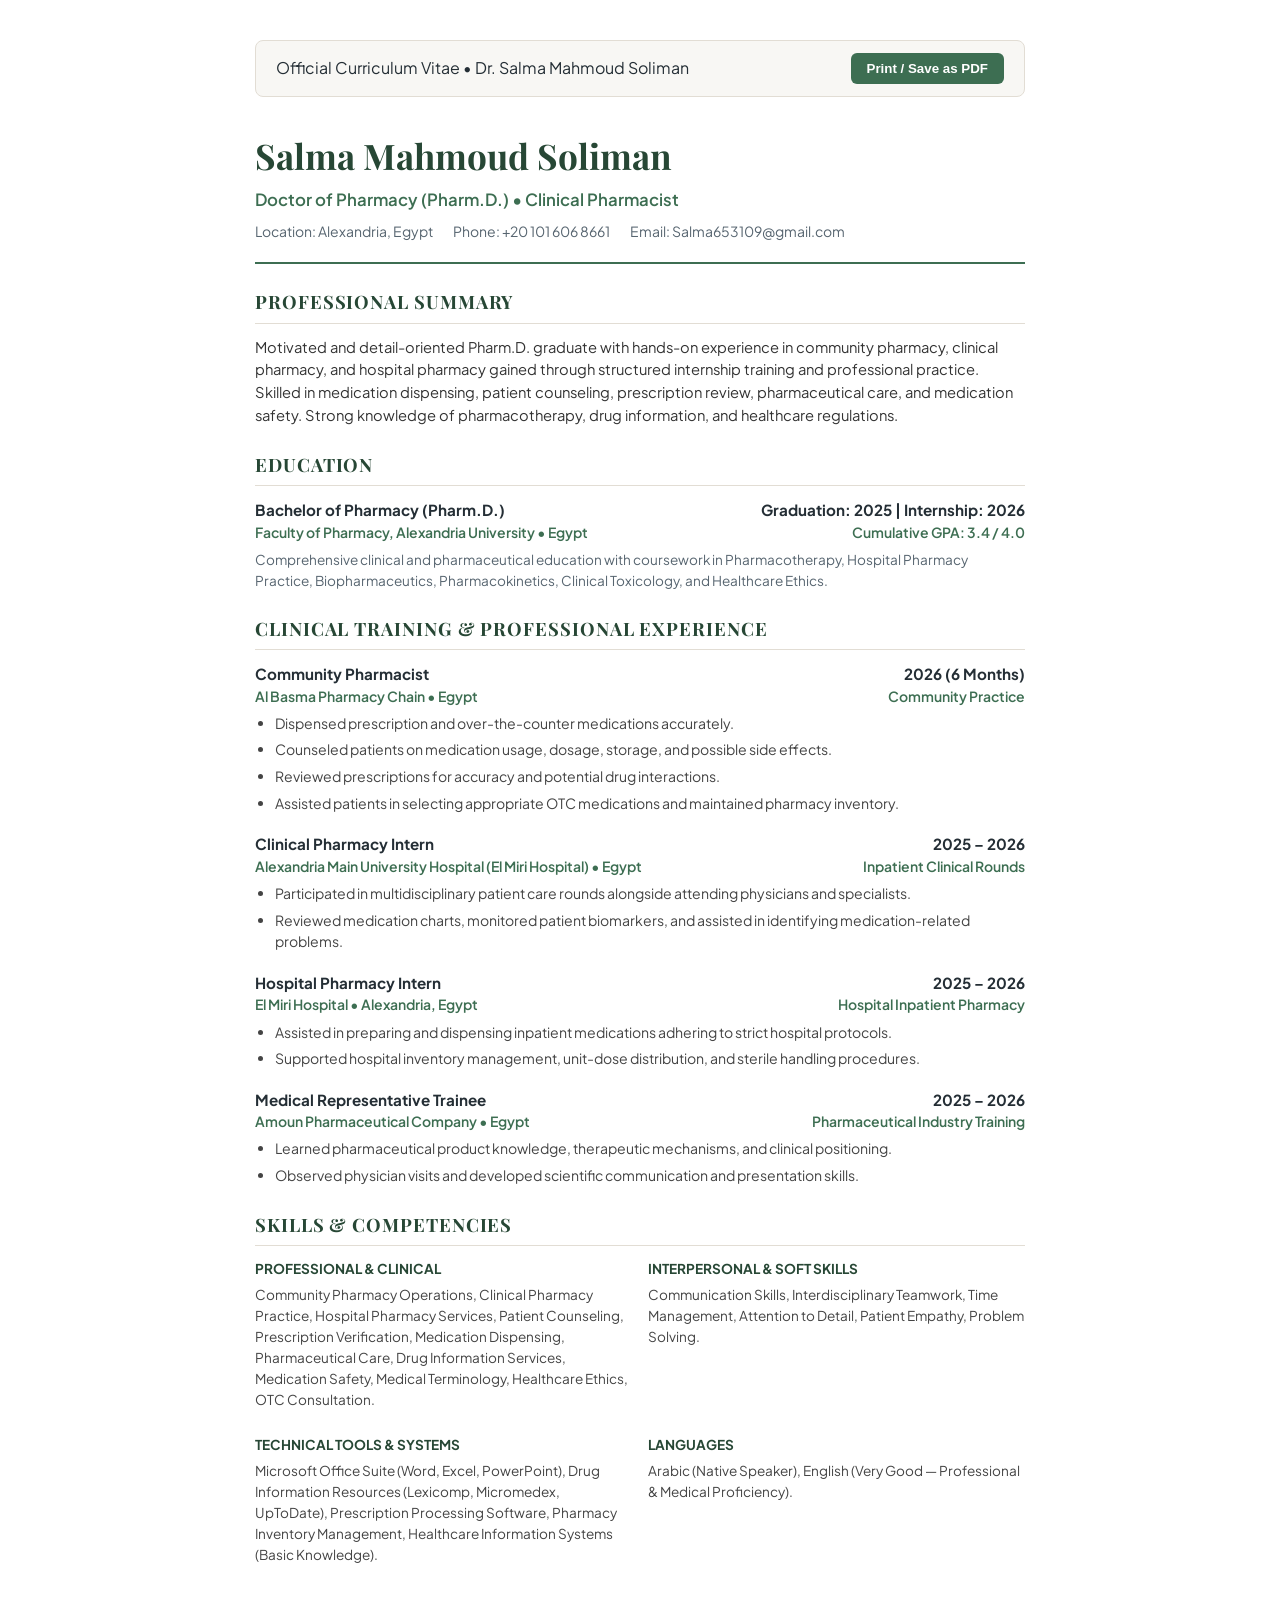
<file: assets/Salma_Soliman_PharmD_CV.html>
<!DOCTYPE html>
<html lang="en">
<head>
  <meta charset="UTF-8">
  <meta name="viewport" content="width=device-width, initial-scale=1.0">
  <title>Curriculum Vitae — Salma Mahmoud Soliman, Pharm.D.</title>
  <link rel="preconnect" href="https://fonts.googleapis.com">
  <link rel="preconnect" href="https://fonts.gstatic.com" crossorigin>
  <link href="https://fonts.googleapis.com/css2?family=Playfair+Display:wght@600;700&family=Plus+Jakarta+Sans:wght@400;500;600;700&display=swap" rel="stylesheet">
  <style>
    :root {
      --primary: #3d6e52;
      --primary-dark: #274735;
      --text: #242e35;
      --muted: #576570;
      --border: #e2ddd4;
      --bg-subtle: #f8f7f4;
    }
    * { box-sizing: border-box; margin: 0; padding: 0; }
    body {
      font-family: 'Plus Jakarta Sans', system-ui, sans-serif;
      color: var(--text);
      background-color: #ffffff;
      line-height: 1.55;
      padding: 2.5rem;
      max-width: 850px;
      margin: 0 auto;
    }
    @media print {
      body { padding: 0; }
      .no-print { display: none !important; }
    }
    .print-bar {
      display: flex;
      justify-content: space-between;
      align-items: center;
      background: var(--bg-subtle);
      border: 1px solid var(--border);
      padding: 0.75rem 1.25rem;
      border-radius: 8px;
      margin-bottom: 2rem;
    }
    .btn-print {
      background: var(--primary);
      color: #fff;
      border: none;
      padding: 0.5rem 1rem;
      border-radius: 6px;
      font-weight: 600;
      cursor: pointer;
    }
    header {
      border-bottom: 2px solid var(--primary);
      padding-bottom: 1.25rem;
      margin-bottom: 1.5rem;
    }
    h1 {
      font-family: 'Playfair Display', serif;
      font-size: 2.2rem;
      color: var(--primary-dark);
      margin-bottom: 0.2rem;
    }
    .subtitle {
      font-size: 1.05rem;
      font-weight: 600;
      color: var(--primary);
      margin-bottom: 0.5rem;
    }
    .contact-info {
      display: flex;
      flex-wrap: wrap;
      gap: 1.25rem;
      font-size: 0.875rem;
      color: var(--muted);
    }
    .contact-info a { color: inherit; text-decoration: none; }
    section { margin-bottom: 1.5rem; }
    h2 {
      font-family: 'Playfair Display', serif;
      font-size: 1.15rem;
      color: var(--primary-dark);
      text-transform: uppercase;
      letter-spacing: 0.05em;
      border-bottom: 1px solid var(--border);
      padding-bottom: 0.35rem;
      margin-bottom: 0.75rem;
    }
    p { font-size: 0.92rem; color: #333; margin-bottom: 0.5rem; }
    .item { margin-bottom: 1.1rem; }
    .item-header {
      display: flex;
      justify-content: space-between;
      font-size: 0.95rem;
      font-weight: 700;
      color: var(--text);
    }
    .item-sub {
      display: flex;
      justify-content: space-between;
      font-size: 0.875rem;
      color: var(--primary);
      font-weight: 600;
      margin-bottom: 0.35rem;
    }
    ul { list-style: disc; margin-left: 1.25rem; }
    li { font-size: 0.88rem; color: #444; margin-bottom: 0.3rem; }
    .skills-grid {
      display: grid;
      grid-template-columns: 1fr 1fr;
      gap: 1rem;
    }
    .skill-block h3 {
      font-size: 0.85rem;
      font-weight: 700;
      color: var(--primary-dark);
      margin-bottom: 0.3rem;
      text-transform: uppercase;
    }
    .skill-block p { font-size: 0.85rem; color: #444; }
  </style>
</head>
<body>

  <div class="print-bar no-print">
    <span>Official Curriculum Vitae &bull; Dr. Salma Mahmoud Soliman</span>
    <button class="btn-print" onclick="window.print()">Print / Save as PDF</button>
  </div>

  <header>
    <h1>Salma Mahmoud Soliman</h1>
    <div class="subtitle">Doctor of Pharmacy (Pharm.D.) &bull; Clinical Pharmacist</div>
    <div class="contact-info">
      <span>Location: Alexandria, Egypt</span>
      <span>Phone: <a href="tel:+201016068661">+20 101 606 8661</a></span>
      <span>Email: <a href="mailto:Salma653109@gmail.com">Salma653109@gmail.com</a></span>
    </div>
  </header>

  <section>
    <h2>Professional Summary</h2>
    <p>
      Motivated and detail-oriented Pharm.D. graduate with hands-on experience in community pharmacy, clinical pharmacy, and hospital pharmacy gained through structured internship training and professional practice. Skilled in medication dispensing, patient counseling, prescription review, pharmaceutical care, and medication safety. Strong knowledge of pharmacotherapy, drug information, and healthcare regulations.
    </p>
  </section>

  <section>
    <h2>Education</h2>
    <div class="item">
      <div class="item-header">
        <span>Bachelor of Pharmacy (Pharm.D.)</span>
        <span>Graduation: 2025 | Internship: 2026</span>
      </div>
      <div class="item-sub">
        <span>Faculty of Pharmacy, Alexandria University &bull; Egypt</span>
        <span>Cumulative GPA: 3.4 / 4.0</span>
      </div>
      <p style="font-size: 0.85rem; color: var(--muted);">
        Comprehensive clinical and pharmaceutical education with coursework in Pharmacotherapy, Hospital Pharmacy Practice, Biopharmaceutics, Pharmacokinetics, Clinical Toxicology, and Healthcare Ethics.
      </p>
    </div>
  </section>

  <section>
    <h2>Clinical Training & Professional Experience</h2>
    
    <div class="item">
      <div class="item-header">
        <span>Community Pharmacist</span>
        <span>2026 (6 Months)</span>
      </div>
      <div class="item-sub">
        <span>Al Basma Pharmacy Chain &bull; Egypt</span>
        <span>Community Practice</span>
      </div>
      <ul>
        <li>Dispensed prescription and over-the-counter medications accurately.</li>
        <li>Counseled patients on medication usage, dosage, storage, and possible side effects.</li>
        <li>Reviewed prescriptions for accuracy and potential drug interactions.</li>
        <li>Assisted patients in selecting appropriate OTC medications and maintained pharmacy inventory.</li>
      </ul>
    </div>

    <div class="item">
      <div class="item-header">
        <span>Clinical Pharmacy Intern</span>
        <span>2025 – 2026</span>
      </div>
      <div class="item-sub">
        <span>Alexandria Main University Hospital (El Miri Hospital) &bull; Egypt</span>
        <span>Inpatient Clinical Rounds</span>
      </div>
      <ul>
        <li>Participated in multidisciplinary patient care rounds alongside attending physicians and specialists.</li>
        <li>Reviewed medication charts, monitored patient biomarkers, and assisted in identifying medication-related problems.</li>
      </ul>
    </div>

    <div class="item">
      <div class="item-header">
        <span>Hospital Pharmacy Intern</span>
        <span>2025 – 2026</span>
      </div>
      <div class="item-sub">
        <span>El Miri Hospital &bull; Alexandria, Egypt</span>
        <span>Hospital Inpatient Pharmacy</span>
      </div>
      <ul>
        <li>Assisted in preparing and dispensing inpatient medications adhering to strict hospital protocols.</li>
        <li>Supported hospital inventory management, unit-dose distribution, and sterile handling procedures.</li>
      </ul>
    </div>

    <div class="item">
      <div class="item-header">
        <span>Medical Representative Trainee</span>
        <span>2025 – 2026</span>
      </div>
      <div class="item-sub">
        <span>Amoun Pharmaceutical Company &bull; Egypt</span>
        <span>Pharmaceutical Industry Training</span>
      </div>
      <ul>
        <li>Learned pharmaceutical product knowledge, therapeutic mechanisms, and clinical positioning.</li>
        <li>Observed physician visits and developed scientific communication and presentation skills.</li>
      </ul>
    </div>
  </section>

  <section>
    <h2>Skills & Competencies</h2>
    <div class="skills-grid">
      <div class="skill-block">
        <h3>Professional & Clinical</h3>
        <p>Community Pharmacy Operations, Clinical Pharmacy Practice, Hospital Pharmacy Services, Patient Counseling, Prescription Verification, Medication Dispensing, Pharmaceutical Care, Drug Information Services, Medication Safety, Medical Terminology, Healthcare Ethics, OTC Consultation.</p>
      </div>

      <div class="skill-block">
        <h3>Interpersonal & Soft Skills</h3>
        <p>Communication Skills, Interdisciplinary Teamwork, Time Management, Attention to Detail, Patient Empathy, Problem Solving.</p>
      </div>

      <div class="skill-block">
        <h3>Technical Tools & Systems</h3>
        <p>Microsoft Office Suite (Word, Excel, PowerPoint), Drug Information Resources (Lexicomp, Micromedex, UpToDate), Prescription Processing Software, Pharmacy Inventory Management, Healthcare Information Systems (Basic Knowledge).</p>
      </div>

      <div class="skill-block">
        <h3>Languages</h3>
        <p>Arabic (Native Speaker), English (Very Good — Professional & Medical Proficiency).</p>
      </div>
    </div>
  </section>

</body>
</html>
</file>
<file: css/style.css>
/* ==========================================================================
   Dr. Salma Mahmoud Soliman, Pharm.D. — Portfolio Design System
   Color Palette: Calming Sage Green, Warm Cream, Charcoal Slate
   Dark Theme & Full RTL (Arabic / English) Support
   Typography: 'Plus Jakarta Sans', 'Readex Pro', 'Playfair Display'
   ========================================================================== */

/* --------------------------------------------------------------------------
   CSS Variables & Theme Tokens (Light Mode - Default)
   -------------------------------------------------------------------------- */
:root {
  /* Color Palette - Healthcare Sage Green & Warm Cream */
  --color-primary: #3d6e52;          /* Sophisticated Sage Green */
  --color-primary-dark: #274735;     /* Deep Spruce Forest */
  --color-primary-light: #528a69;    /* Fresh Foliage Green */
  --color-primary-tint: #edf4ef;     /* Subtle Mint Cream Wash */
  --color-primary-hover: #325b43;

  --color-accent: #c49a62;           /* Warm Sand / Muted Brass */
  --color-accent-soft: #f9f5ee;      /* Cream Gold Highlight */
  --color-accent-border: #e6d7c1;

  --color-bg: #f9f8f5;               /* Warm Cream Background */
  --color-bg-alt: #f3f0e8;           /* Secondary Warm Paper */
  --color-surface: #ffffff;          /* Pure Crisp Card White */
  --color-surface-subtle: #faf9f6;   /* Subtle Inset Card */

  --color-text-main: #242e35;        /* Deep Charcoal Slate */
  --color-text-muted: #576570;       /* Neutral Slate Secondary */
  --color-text-light: #8594a0;       /* Muted Caption Gray */
  --color-border: #e8e4db;           /* Soft Parchment Border */
  --color-border-hover: #cfc8ba;

  --color-success: #2e7d5b;
  --color-success-bg: #eaf6ef;

  /* Typography */
  --font-sans: 'Plus Jakarta Sans', system-ui, -apple-system, BlinkMacSystemFont, 'Segoe UI', Roboto, sans-serif;
  --font-serif: 'Playfair Display', Georgia, 'Times New Roman', serif;
  --font-arabic: 'Readex Pro', 'Plus Jakarta Sans', system-ui, sans-serif;

  /* Spacing Scale */
  --space-2xs: 0.25rem;
  --space-xs: 0.5rem;
  --space-sm: 0.75rem;
  --space-md: 1rem;
  --space-lg: 1.5rem;
  --space-xl: 2rem;
  --space-2xl: 3rem;
  --space-3xl: 4.5rem;
  --space-4xl: 6rem;

  /* Border Radii */
  --radius-sm: 6px;
  --radius-md: 12px;
  --radius-lg: 18px;
  --radius-xl: 24px;
  --radius-full: 9999px;

  /* Shadows - Organic, Soft & High-End */
  --shadow-xs: 0 1px 3px rgba(36, 46, 53, 0.04);
  --shadow-sm: 0 4px 12px rgba(36, 46, 53, 0.05);
  --shadow-md: 0 10px 28px rgba(36, 46, 53, 0.07);
  --shadow-lg: 0 20px 48px rgba(36, 46, 53, 0.09);
  --shadow-hover: 0 16px 36px rgba(61, 110, 82, 0.12);

  /* Transitions */
  --transition-fast: 0.18s cubic-bezier(0.4, 0, 0.2, 1);
  --transition-normal: 0.28s cubic-bezier(0.4, 0, 0.2, 1);
  --transition-smooth: 0.45s cubic-bezier(0.16, 1, 0.3, 1);

  /* Layout */
  --container-max: 1200px;
  --header-height: 80px;
}

/* --------------------------------------------------------------------------
   Dark Mode Theme Overrides
   -------------------------------------------------------------------------- */
[data-theme="dark"] {
  --color-primary: #52996d;          /* Fresh luminous sage green */
  --color-primary-dark: #3a734e;
  --color-primary-light: #6bb387;
  --color-primary-tint: rgba(82, 153, 109, 0.16);
  --color-primary-hover: #45825d;

  --color-accent: #d4aa6e;           /* Refined luminous warm gold */
  --color-accent-soft: rgba(212, 170, 110, 0.15);
  --color-accent-border: #4a3d2c;

  --color-bg: #121816;               /* Rich deep clinical slate */
  --color-bg-alt: #16201b;           /* Secondary dark paper */
  --color-surface: #1b2621;          /* Elevated surface card */
  --color-surface-subtle: #202e28;   /* Inset card surface */

  --color-text-main: #f0f4f1;        /* Soft warm off-white */
  --color-text-muted: #a3b5ab;       /* Muted sage gray */
  --color-text-light: #708479;       /* Deep slate caption */
  --color-border: #283830;           /* Dark sage border */
  --color-border-hover: #3d5448;

  --color-success: #48bb78;
  --color-success-bg: rgba(72, 187, 120, 0.16);

  --shadow-xs: 0 1px 3px rgba(0, 0, 0, 0.35);
  --shadow-sm: 0 4px 14px rgba(0, 0, 0, 0.4);
  --shadow-md: 0 10px 28px rgba(0, 0, 0, 0.5);
  --shadow-lg: 0 20px 48px rgba(0, 0, 0, 0.6);
  --shadow-hover: 0 16px 36px rgba(82, 153, 109, 0.25);
}

/* --------------------------------------------------------------------------
   RTL & Arabic Typography Setup
   -------------------------------------------------------------------------- */
html[dir="rtl"] {
  font-family: var(--font-arabic);
}

html[dir="rtl"] .hero-name,
html[dir="rtl"] .section-title,
html[dir="rtl"] .quote-content blockquote,
html[dir="rtl"] .edu-degree,
html[dir="rtl"] .exp-title,
html[dir="rtl"] .category-info h3,
html[dir="rtl"] .contact-form-title,
html[dir="rtl"] .modal-box h3,
html[dir="rtl"] .brand-name {
  font-family: var(--font-arabic);
  letter-spacing: normal;
}

/* --------------------------------------------------------------------------
   Reset & Base Styles
   -------------------------------------------------------------------------- */
*,
*::before,
*::after {
  box-sizing: border-box;
  margin: 0;
  padding: 0;
}

html {
  font-size: 16px;
  scroll-behavior: smooth;
  scroll-padding-top: var(--header-height);
  -webkit-font-smoothing: antialiased;
  -moz-osx-font-smoothing: grayscale;
}

body {
  font-family: var(--font-sans);
  background-color: var(--color-bg);
  color: var(--color-text-main);
  line-height: 1.65;
  overflow-x: hidden;
  position: relative;
  transition: background-color var(--transition-normal), color var(--transition-normal);
}

/* Accessible hidden element */
.sr-only {
  position: absolute;
  width: 1px;
  height: 1px;
  padding: 0;
  margin: -1px;
  overflow: hidden;
  clip: rect(0, 0, 0, 0);
  white-space: nowrap;
  border: 0;
}

a {
  color: inherit;
  text-decoration: none;
  transition: color var(--transition-fast);
}

img, svg {
  display: block;
  max-width: 100%;
}

button, input, textarea, select {
  font: inherit;
  color: inherit;
}

button {
  background: none;
  border: none;
  cursor: pointer;
}

ul, ol {
  list-style: none;
}

/* --------------------------------------------------------------------------
   Layout & Container
   -------------------------------------------------------------------------- */
.container {
  width: 100%;
  max-width: var(--container-max);
  margin-inline: auto;
  padding-inline: var(--space-xl);
}

@media (max-width: 768px) {
  .container {
    padding-inline: var(--space-lg);
  }
}

.section {
  padding-block: var(--space-4xl);
  position: relative;
}

.section-alt {
  background-color: var(--color-bg-alt);
  border-block: 1px solid var(--color-border);
}

/* Section Header */
.section-header {
  text-align: center;
  max-width: 680px;
  margin-inline: auto;
  margin-bottom: var(--space-3xl);
}

.section-tag {
  display: inline-flex;
  align-items: center;
  gap: var(--space-xs);
  padding: 0.35rem 0.9rem;
  background-color: var(--color-primary-tint);
  color: var(--color-primary-light);
  font-size: 0.8125rem;
  font-weight: 600;
  letter-spacing: 0.06em;
  text-transform: uppercase;
  border-radius: var(--radius-full);
  margin-bottom: var(--space-md);
  border: 1px solid rgba(82, 153, 109, 0.2);
}

html[dir="rtl"] .section-tag {
  letter-spacing: normal;
}

.section-title {
  font-family: var(--font-serif);
  font-size: clamp(2rem, 3.5vw, 2.75rem);
  font-weight: 600;
  color: var(--color-text-main);
  line-height: 1.25;
  margin-bottom: var(--space-md);
  letter-spacing: -0.015em;
}

.section-subtitle {
  font-size: 1.0625rem;
  color: var(--color-text-muted);
  line-height: 1.6;
}

/* --------------------------------------------------------------------------
   Buttons & Controls
   -------------------------------------------------------------------------- */
.btn {
  display: inline-flex;
  align-items: center;
  justify-content: center;
  gap: var(--space-sm);
  padding: 0.85rem 1.75rem;
  font-size: 0.9375rem;
  font-weight: 600;
  letter-spacing: 0.01em;
  border-radius: var(--radius-full);
  transition: all var(--transition-normal);
  cursor: pointer;
  white-space: nowrap;
}

.btn svg {
  width: 18px;
  height: 18px;
  transition: transform var(--transition-fast);
}

.btn-primary {
  background-color: var(--color-primary);
  color: #ffffff;
  box-shadow: 0 4px 14px rgba(61, 110, 82, 0.25);
  border: 1px solid transparent;
}

.btn-primary:hover {
  background-color: var(--color-primary-hover);
  transform: translateY(-2px);
  box-shadow: 0 8px 20px rgba(61, 110, 82, 0.3);
}

.btn-secondary {
  background-color: var(--color-surface);
  color: var(--color-text-main);
  border: 1px solid var(--color-border);
  box-shadow: var(--shadow-xs);
}

.btn-secondary:hover {
  background-color: var(--color-surface-subtle);
  border-color: var(--color-primary);
  color: var(--color-primary);
  transform: translateY(-2px);
  box-shadow: var(--shadow-sm);
}

.btn-sm {
  padding: 0.55rem 1.15rem;
  font-size: 0.875rem;
}

/* Header Quick Controls (Dark Mode & Language Toggles) */
.controls-group {
  display: flex;
  align-items: center;
  gap: 0.5rem;
}

.control-btn {
  display: inline-flex;
  align-items: center;
  justify-content: center;
  gap: 0.35rem;
  height: 40px;
  padding-inline: 0.75rem;
  border-radius: var(--radius-full);
  background-color: var(--color-surface);
  border: 1px solid var(--color-border);
  color: var(--color-text-main);
  font-size: 0.8125rem;
  font-weight: 600;
  cursor: pointer;
  box-shadow: var(--shadow-xs);
  transition: all var(--transition-fast);
}

.control-btn:hover {
  border-color: var(--color-primary);
  color: var(--color-primary);
  background-color: var(--color-surface-subtle);
  transform: translateY(-1px);
}

.control-btn svg {
  width: 18px;
  height: 18px;
}

/* Dark mode icon swap */
.control-btn .sun-icon {
  display: none;
}
.control-btn .moon-icon {
  display: block;
}

[data-theme="dark"] .control-btn .sun-icon {
  display: block;
  color: #ffbb33;
}
[data-theme="dark"] .control-btn .moon-icon {
  display: none;
}

/* --------------------------------------------------------------------------
   Site Header & Navigation
   -------------------------------------------------------------------------- */
.site-header {
  position: fixed;
  top: 0;
  left: 0;
  right: 0;
  height: var(--header-height);
  z-index: 1000;
  background-color: rgba(249, 248, 245, 0.88);
  backdrop-filter: blur(14px);
  -webkit-backdrop-filter: blur(14px);
  border-bottom: 1px solid var(--color-border);
  transition: background-color var(--transition-normal), border-color var(--transition-normal), box-shadow var(--transition-normal);
}

[data-theme="dark"] .site-header {
  background-color: rgba(18, 24, 22, 0.88);
}

.site-header.scrolled {
  background-color: var(--color-surface);
  box-shadow: var(--shadow-sm);
}

.header-inner {
  display: flex;
  align-items: center;
  justify-content: space-between;
  height: 100%;
  gap: var(--space-md);
}

/* Brand / Logo */
.brand {
  display: flex;
  align-items: center;
  gap: var(--space-sm);
  text-decoration: none;
  flex-shrink: 0;
}

.brand-icon {
  width: 42px;
  height: 42px;
  border-radius: var(--radius-md);
  background: linear-gradient(135deg, var(--color-primary) 0%, var(--color-primary-dark) 100%);
  display: flex;
  align-items: center;
  justify-content: center;
  color: #ffffff;
  box-shadow: 0 4px 10px rgba(61, 110, 82, 0.2);
}

.brand-icon svg {
  width: 22px;
  height: 22px;
}

.brand-info {
  display: flex;
  flex-direction: column;
}

.brand-name {
  font-family: var(--font-serif);
  font-size: 1.125rem;
  font-weight: 700;
  color: var(--color-text-main);
  letter-spacing: -0.01em;
  line-height: 1.2;
}

.brand-title {
  font-size: 0.75rem;
  color: var(--color-primary);
  font-weight: 600;
  letter-spacing: 0.05em;
  text-transform: uppercase;
}

html[dir="rtl"] .brand-title {
  letter-spacing: normal;
}

/* Navigation Menu */
.nav-menu {
  display: flex;
  align-items: center;
  gap: var(--space-lg);
}

.nav-link {
  font-size: 0.9375rem;
  font-weight: 500;
  color: var(--color-text-muted);
  position: relative;
  padding-block: var(--space-xs);
  transition: color var(--transition-fast);
}

.nav-link::after {
  content: '';
  position: absolute;
  bottom: 0;
  left: 0;
  width: 0%;
  height: 2px;
  background-color: var(--color-primary);
  transition: width var(--transition-fast);
  border-radius: var(--radius-full);
}

html[dir="rtl"] .nav-link::after {
  left: auto;
  right: 0;
}

.nav-link:hover {
  color: var(--color-primary);
}

.nav-link:hover::after,
.nav-link.active::after {
  width: 100%;
}

.nav-link.active {
  color: var(--color-primary);
  font-weight: 600;
}

.header-actions {
  display: flex;
  align-items: center;
  gap: var(--space-sm);
}

/* Mobile Toggle */
.nav-toggle {
  display: none;
  width: 42px;
  height: 42px;
  border-radius: var(--radius-md);
  border: 1px solid var(--color-border);
  background-color: var(--color-surface);
  color: var(--color-text-main);
  align-items: center;
  justify-content: center;
  cursor: pointer;
  transition: background-color var(--transition-fast), border-color var(--transition-fast);
}

.nav-toggle:hover {
  background-color: var(--color-surface-subtle);
  border-color: var(--color-primary);
}

.nav-toggle svg {
  width: 22px;
  height: 22px;
}

/* --------------------------------------------------------------------------
   Hero Section
   -------------------------------------------------------------------------- */
.hero {
  padding-top: calc(var(--header-height) + var(--space-3xl));
  padding-bottom: var(--space-4xl);
  position: relative;
  overflow: hidden;
}

.hero::before {
  content: '';
  position: absolute;
  top: 10%;
  right: 5%;
  width: 520px;
  height: 520px;
  border-radius: 50%;
  background: radial-gradient(circle, rgba(82, 153, 109, 0.09) 0%, transparent 70%);
  pointer-events: none;
  z-index: 0;
}

html[dir="rtl"] .hero::before {
  right: auto;
  left: 5%;
}

.hero-grid {
  display: grid;
  grid-template-columns: 1.15fr 0.85fr;
  align-items: center;
  gap: var(--space-3xl);
  position: relative;
  z-index: 1;
}

.hero-content {
  display: flex;
  flex-direction: column;
}

.status-badge {
  display: inline-flex;
  align-items: center;
  gap: var(--space-xs);
  padding: 0.4rem 1rem;
  background-color: var(--color-surface);
  border: 1px solid rgba(82, 153, 109, 0.25);
  border-radius: var(--radius-full);
  font-size: 0.8125rem;
  font-weight: 600;
  color: var(--color-primary);
  box-shadow: var(--shadow-xs);
  margin-bottom: var(--space-lg);
  width: fit-content;
}

.status-dot {
  width: 8px;
  height: 8px;
  border-radius: 50%;
  background-color: var(--color-primary);
  box-shadow: 0 0 0 3px rgba(82, 153, 109, 0.2);
  animation: pulseDot 2.2s infinite ease-in-out;
}

@keyframes pulseDot {
  0%, 100% {
    box-shadow: 0 0 0 3px rgba(82, 153, 109, 0.2);
  }
  50% {
    box-shadow: 0 0 0 7px rgba(82, 153, 109, 0.02);
  }
}

.hero-name {
  font-family: var(--font-serif);
  font-size: clamp(2.4rem, 4.8vw, 3.75rem);
  font-weight: 700;
  line-height: 1.12;
  color: var(--color-text-main);
  letter-spacing: -0.02em;
  margin-bottom: var(--space-sm);
}

.hero-title {
  display: flex;
  align-items: center;
  flex-wrap: wrap;
  gap: var(--space-xs);
  font-size: 1.25rem;
  font-weight: 600;
  color: var(--color-primary);
  margin-bottom: var(--space-md);
}

.hero-location {
  display: inline-flex;
  align-items: center;
  gap: 0.35rem;
  font-size: 0.9375rem;
  color: var(--color-text-muted);
  font-weight: 500;
  margin-bottom: var(--space-lg);
}

.hero-location svg {
  width: 16px;
  height: 16px;
  color: var(--color-primary);
}

.hero-bio {
  font-size: 1.125rem;
  line-height: 1.7;
  color: var(--color-text-muted);
  margin-bottom: var(--space-2xl);
  max-width: 580px;
}

.hero-actions {
  display: flex;
  align-items: center;
  flex-wrap: wrap;
  gap: var(--space-md);
  margin-bottom: var(--space-2xl);
}

html[dir="rtl"] .hero-actions .btn svg.arrow-icon {
  transform: scaleX(-1);
}

.hero-pill-highlights {
  display: flex;
  flex-wrap: wrap;
  gap: var(--space-sm);
  padding-top: var(--space-lg);
  border-top: 1px solid var(--color-border);
}

.pill-item {
  display: inline-flex;
  align-items: center;
  gap: var(--space-xs);
  padding: 0.35rem 0.85rem;
  background-color: var(--color-surface);
  border: 1px solid var(--color-border);
  border-radius: var(--radius-full);
  font-size: 0.8125rem;
  color: var(--color-text-muted);
  font-weight: 500;
}

.pill-item svg {
  width: 14px;
  height: 14px;
  color: var(--color-primary);
}

/* Credential Showcase Card */
.hero-visual {
  position: relative;
  display: flex;
  justify-content: center;
}

.credential-card {
  width: 100%;
  max-width: 440px;
  background: var(--color-surface);
  border: 1px solid var(--color-border);
  border-radius: var(--radius-xl);
  padding: var(--space-2xl);
  box-shadow: var(--shadow-lg);
  position: relative;
  transition: transform var(--transition-normal), box-shadow var(--transition-normal);
}

.credential-card:hover {
  transform: translateY(-4px);
  box-shadow: var(--shadow-hover);
}

.credential-header {
  display: flex;
  align-items: flex-start;
  justify-content: space-between;
  margin-bottom: var(--space-xl);
  padding-bottom: var(--space-lg);
  border-bottom: 1px solid var(--color-border);
}

.credential-rx-badge {
  width: 54px;
  height: 54px;
  border-radius: var(--radius-lg);
  background: linear-gradient(135deg, var(--color-primary-tint) 0%, rgba(82, 153, 109, 0.25) 100%);
  border: 1px solid rgba(82, 153, 109, 0.3);
  display: flex;
  align-items: center;
  justify-content: center;
  color: var(--color-primary);
  font-size: 1.5rem;
  font-family: var(--font-serif);
  font-weight: 700;
}

.credential-seal {
  display: flex;
  align-items: center;
  gap: var(--space-xs);
  padding: 0.35rem 0.75rem;
  border-radius: var(--radius-full);
  background-color: var(--color-accent-soft);
  border: 1px solid var(--color-accent-border);
  font-size: 0.75rem;
  font-weight: 700;
  color: var(--color-accent);
  text-transform: uppercase;
  letter-spacing: 0.05em;
}

html[dir="rtl"] .credential-seal {
  letter-spacing: normal;
}

.credential-seal svg {
  width: 14px;
  height: 14px;
}

.credential-body {
  display: flex;
  flex-direction: column;
  gap: var(--space-lg);
}

.candidate-profile {
  display: flex;
  align-items: center;
  gap: var(--space-md);
}

.candidate-avatar {
  width: 64px;
  height: 64px;
  border-radius: 50%;
  background: linear-gradient(135deg, var(--color-primary-tint) 0%, rgba(82, 153, 109, 0.3) 100%);
  border: 2px solid var(--color-surface);
  box-shadow: var(--shadow-sm);
  display: flex;
  align-items: center;
  justify-content: center;
  color: var(--color-primary);
}

.candidate-avatar svg {
  width: 32px;
  height: 32px;
}

.candidate-meta h3 {
  font-family: var(--font-serif);
  font-size: 1.25rem;
  color: var(--color-text-main);
  line-height: 1.2;
}

.candidate-meta p {
  font-size: 0.875rem;
  color: var(--color-primary);
  font-weight: 600;
}

.credential-details-list {
  display: flex;
  flex-direction: column;
  gap: var(--space-sm);
  background-color: var(--color-surface-subtle);
  border: 1px solid var(--color-border);
  border-radius: var(--radius-md);
  padding: var(--space-md);
}

.detail-row {
  display: flex;
  justify-content: space-between;
  align-items: center;
  font-size: 0.875rem;
}

.detail-label {
  color: var(--color-text-muted);
}

.detail-value {
  font-weight: 600;
  color: var(--color-text-main);
}

.detail-value.highlight {
  color: var(--color-primary);
}

/* Floating Micro-Badges */
.float-badge {
  position: absolute;
  background-color: var(--color-surface);
  border: 1px solid var(--color-border);
  padding: 0.6rem 0.9rem;
  border-radius: var(--radius-md);
  box-shadow: var(--shadow-md);
  display: flex;
  align-items: center;
  gap: var(--space-sm);
  font-size: 0.8125rem;
  font-weight: 600;
  color: var(--color-text-main);
  animation: floatSubtle 4s infinite ease-in-out;
  z-index: 2;
}

.float-badge svg {
  width: 16px;
  height: 16px;
  color: var(--color-primary);
}

.float-badge-1 {
  top: -16px;
  right: -16px;
  animation-delay: 0s;
}

.float-badge-2 {
  bottom: -18px;
  left: -18px;
  animation-delay: 2s;
}

html[dir="rtl"] .float-badge-1 {
  right: auto;
  left: -16px;
}

html[dir="rtl"] .float-badge-2 {
  left: auto;
  right: -18px;
}

@keyframes floatSubtle {
  0%, 100% {
    transform: translateY(0);
  }
  50% {
    transform: translateY(-6px);
  }
}

/* --------------------------------------------------------------------------
   Metrics Strip
   -------------------------------------------------------------------------- */
.metrics-strip {
  background-color: var(--color-surface);
  border-radius: var(--radius-xl);
  border: 1px solid var(--color-border);
  padding: var(--space-xl) var(--space-2xl);
  box-shadow: var(--shadow-sm);
  margin-top: var(--space-3xl);
  display: grid;
  grid-template-columns: repeat(4, 1fr);
  gap: var(--space-xl);
}

.metric-item {
  display: flex;
  align-items: center;
  gap: var(--space-md);
}

.metric-icon {
  width: 48px;
  height: 48px;
  border-radius: var(--radius-md);
  background-color: var(--color-primary-tint);
  display: flex;
  align-items: center;
  justify-content: center;
  color: var(--color-primary);
  flex-shrink: 0;
}

.metric-icon svg {
  width: 24px;
  height: 24px;
}

.metric-data h4 {
  font-size: 1.25rem;
  font-weight: 700;
  color: var(--color-text-main);
  line-height: 1.2;
}

.metric-data p {
  font-size: 0.8125rem;
  color: var(--color-text-muted);
}

/* --------------------------------------------------------------------------
   About Section
   -------------------------------------------------------------------------- */
.summary-grid {
  display: grid;
  grid-template-columns: 1.1fr 0.9fr;
  gap: var(--space-3xl);
  align-items: center;
}

.summary-text-block {
  display: flex;
  flex-direction: column;
  gap: var(--space-lg);
}

.lead-paragraph {
  font-size: 1.125rem;
  line-height: 1.8;
  color: var(--color-text-main);
  font-weight: 450;
}

.lead-paragraph strong {
  color: var(--color-primary);
}

.summary-pillars {
  display: grid;
  grid-template-columns: 1fr;
  gap: var(--space-md);
  margin-top: var(--space-sm);
}

.pillar-card {
  display: flex;
  gap: var(--space-md);
  padding: var(--space-lg);
  background-color: var(--color-surface);
  border: 1px solid var(--color-border);
  border-radius: var(--radius-lg);
  transition: transform var(--transition-fast), border-color var(--transition-fast), box-shadow var(--transition-fast);
}

.pillar-card:hover {
  transform: translateY(-3px);
  border-color: var(--color-primary);
  box-shadow: var(--shadow-sm);
}

.pillar-icon {
  width: 42px;
  height: 42px;
  border-radius: var(--radius-md);
  background-color: var(--color-primary-tint);
  color: var(--color-primary);
  display: flex;
  align-items: center;
  justify-content: center;
  flex-shrink: 0;
}

.pillar-icon svg {
  width: 20px;
  height: 20px;
}

.pillar-content h4 {
  font-size: 1rem;
  font-weight: 600;
  color: var(--color-text-main);
  margin-bottom: 0.25rem;
}

.pillar-content p {
  font-size: 0.875rem;
  color: var(--color-text-muted);
  line-height: 1.5;
}

.summary-card-quote {
  background: var(--color-surface);
  border: 1px solid var(--color-border);
  border-radius: var(--radius-xl);
  padding: var(--space-2xl);
  box-shadow: var(--shadow-md);
  position: relative;
}

.quote-mark {
  font-family: var(--font-serif);
  font-size: 4rem;
  color: var(--color-primary-tint);
  line-height: 1;
  position: absolute;
  top: 1rem;
  left: 1.5rem;
  user-select: none;
}

html[dir="rtl"] .quote-mark {
  left: auto;
  right: 1.5rem;
}

.quote-content {
  position: relative;
  z-index: 1;
}

.quote-content blockquote {
  font-family: var(--font-serif);
  font-size: 1.25rem;
  font-style: italic;
  color: var(--color-primary);
  line-height: 1.6;
  margin-bottom: var(--space-lg);
}

html[dir="rtl"] .quote-content blockquote {
  font-style: normal;
}

.quote-author {
  display: flex;
  align-items: center;
  gap: var(--space-md);
  padding-top: var(--space-md);
  border-top: 1px solid var(--color-border);
}

.author-info h5 {
  font-size: 0.9375rem;
  font-weight: 600;
  color: var(--color-text-main);
}

.author-info p {
  font-size: 0.8125rem;
  color: var(--color-text-muted);
}

/* --------------------------------------------------------------------------
   Education Section
   -------------------------------------------------------------------------- */
.education-showcase {
  max-width: 960px;
  margin-inline: auto;
}

.education-card-main {
  background: var(--color-surface);
  border: 1px solid var(--color-border);
  border-radius: var(--radius-xl);
  padding: var(--space-2xl);
  box-shadow: var(--shadow-md);
  display: grid;
  grid-template-columns: 1fr auto;
  gap: var(--space-2xl);
  align-items: center;
  position: relative;
  overflow: hidden;
}

.education-card-main::before {
  content: '';
  position: absolute;
  top: 0;
  left: 0;
  width: 6px;
  height: 100%;
  background: linear-gradient(180deg, var(--color-primary) 0%, var(--color-primary-dark) 100%);
}

html[dir="rtl"] .education-card-main::before {
  left: auto;
  right: 0;
}

.edu-main-info {
  display: flex;
  flex-direction: column;
  gap: var(--space-md);
}

.edu-badge-row {
  display: flex;
  align-items: center;
  flex-wrap: wrap;
  gap: var(--space-sm);
}

.edu-tag {
  display: inline-flex;
  align-items: center;
  gap: var(--space-xs);
  padding: 0.3rem 0.75rem;
  background-color: var(--color-primary-tint);
  color: var(--color-primary);
  border-radius: var(--radius-full);
  font-size: 0.8125rem;
  font-weight: 600;
}

.edu-institution {
  display: flex;
  align-items: center;
  gap: var(--space-sm);
  font-size: 1.125rem;
  font-weight: 600;
  color: var(--color-text-main);
}

.edu-institution svg {
  width: 20px;
  height: 20px;
  color: var(--color-primary);
  flex-shrink: 0;
}

.edu-degree {
  font-family: var(--font-serif);
  font-size: clamp(1.5rem, 2.8vw, 2rem);
  font-weight: 700;
  color: var(--color-primary);
  line-height: 1.25;
}

.edu-meta-items {
  display: grid;
  grid-template-columns: repeat(auto-fit, minmax(200px, 1fr));
  gap: var(--space-md);
  margin-top: var(--space-xs);
}

.edu-meta-col {
  display: flex;
  flex-direction: column;
  gap: 0.2rem;
}

.edu-meta-col span.label {
  font-size: 0.75rem;
  color: var(--color-text-light);
  text-transform: uppercase;
  letter-spacing: 0.05em;
  font-weight: 600;
}

html[dir="rtl"] .edu-meta-col span.label {
  letter-spacing: normal;
}

.edu-meta-col span.value {
  font-size: 0.9375rem;
  font-weight: 600;
  color: var(--color-text-main);
}

.gpa-card-highlight {
  background: var(--color-surface-subtle);
  border: 1px solid var(--color-accent-border);
  border-radius: var(--radius-lg);
  padding: var(--space-xl);
  text-align: center;
  min-width: 200px;
  display: flex;
  flex-direction: column;
  align-items: center;
  justify-content: center;
  box-shadow: var(--shadow-sm);
}

.gpa-label {
  font-size: 0.75rem;
  font-weight: 700;
  text-transform: uppercase;
  letter-spacing: 0.08em;
  color: var(--color-accent);
  margin-bottom: 0.25rem;
}

html[dir="rtl"] .gpa-label {
  letter-spacing: normal;
}

.gpa-number {
  font-family: var(--font-serif);
  font-size: 2.75rem;
  font-weight: 700;
  color: var(--color-primary);
  line-height: 1;
}

.gpa-scale {
  font-size: 0.875rem;
  color: var(--color-text-muted);
  font-weight: 600;
  margin-top: 0.25rem;
}

.gpa-honor-badge {
  display: inline-flex;
  align-items: center;
  gap: 0.35rem;
  margin-top: var(--space-sm);
  padding: 0.25rem 0.65rem;
  background-color: var(--color-surface);
  border: 1px solid var(--color-accent-border);
  border-radius: var(--radius-full);
  font-size: 0.75rem;
  font-weight: 600;
  color: var(--color-accent);
  box-shadow: var(--shadow-xs);
}

.education-modules {
  margin-top: var(--space-2xl);
  background-color: var(--color-surface);
  border: 1px solid var(--color-border);
  border-radius: var(--radius-xl);
  padding: var(--space-xl) var(--space-2xl);
}

.modules-header {
  margin-bottom: var(--space-lg);
}

.modules-header h4 {
  font-size: 1.125rem;
  font-weight: 600;
  color: var(--color-text-main);
  display: flex;
  align-items: center;
  gap: var(--space-sm);
}

.modules-header h4 svg {
  width: 18px;
  height: 18px;
  color: var(--color-primary);
}

.modules-grid {
  display: grid;
  grid-template-columns: repeat(auto-fit, minmax(260px, 1fr));
  gap: var(--space-md);
}

.module-item {
  display: flex;
  align-items: center;
  gap: var(--space-sm);
  padding: var(--space-sm) var(--space-md);
  background-color: var(--color-surface-subtle);
  border-radius: var(--radius-md);
  border: 1px solid var(--color-border);
  font-size: 0.875rem;
  font-weight: 500;
  color: var(--color-text-main);
}

.module-item svg {
  width: 16px;
  height: 16px;
  color: var(--color-primary);
  flex-shrink: 0;
}

/* --------------------------------------------------------------------------
   Experience Section
   -------------------------------------------------------------------------- */
.experience-filters {
  display: flex;
  justify-content: center;
  flex-wrap: wrap;
  gap: var(--space-sm);
  margin-bottom: var(--space-3xl);
}

.filter-btn {
  padding: 0.55rem 1.25rem;
  border-radius: var(--radius-full);
  font-size: 0.875rem;
  font-weight: 600;
  color: var(--color-text-muted);
  background-color: var(--color-surface);
  border: 1px solid var(--color-border);
  cursor: pointer;
  transition: all var(--transition-fast);
}

.filter-btn:hover {
  border-color: var(--color-primary);
  color: var(--color-primary);
}

.filter-btn.active {
  background-color: var(--color-primary);
  color: #ffffff;
  border-color: var(--color-primary);
  box-shadow: 0 4px 12px rgba(61, 110, 82, 0.25);
}

/* Timeline Layout */
.timeline {
  position: relative;
  max-width: 980px;
  margin-inline: auto;
  padding-left: 2rem;
}

.timeline::before {
  content: '';
  position: absolute;
  top: 10px;
  bottom: 20px;
  left: 0;
  width: 2px;
  background-color: var(--color-border);
}

.timeline-item {
  position: relative;
  margin-bottom: var(--space-2xl);
  transition: opacity var(--transition-normal), transform var(--transition-normal);
}

.timeline-item.hidden {
  display: none;
}

.timeline-marker {
  position: absolute;
  top: 24px;
  left: -2rem;
  transform: translate(-50%, 0);
  width: 18px;
  height: 18px;
  border-radius: 50%;
  background-color: var(--color-surface);
  border: 3px solid var(--color-primary);
  box-shadow: 0 0 0 4px rgba(82, 153, 109, 0.2);
  z-index: 2;
  transition: transform var(--transition-fast), background-color var(--transition-fast);
}

.timeline-item:hover .timeline-marker {
  transform: translate(-50%, 0) scale(1.25);
  background-color: var(--color-primary);
}

/* RTL Timeline */
html[dir="rtl"] .timeline {
  padding-left: 0;
  padding-right: 2rem;
}

html[dir="rtl"] .timeline::before {
  left: auto;
  right: 0;
}

html[dir="rtl"] .timeline-marker {
  left: auto;
  right: -2rem;
  transform: translate(50%, 0);
}

html[dir="rtl"] .timeline-item:hover .timeline-marker {
  transform: translate(50%, 0) scale(1.25);
}

.experience-card {
  background-color: var(--color-surface);
  border: 1px solid var(--color-border);
  border-radius: var(--radius-xl);
  padding: var(--space-2xl);
  box-shadow: var(--shadow-sm);
  transition: all var(--transition-normal);
}

.experience-card:hover {
  transform: translateY(-3px);
  box-shadow: var(--shadow-md);
  border-color: rgba(82, 153, 109, 0.35);
}

.exp-header {
  display: flex;
  justify-content: space-between;
  align-items: flex-start;
  flex-wrap: wrap;
  gap: var(--space-md);
  margin-bottom: var(--space-md);
  padding-bottom: var(--space-md);
  border-bottom: 1px solid var(--color-border);
}

.exp-role-info {
  display: flex;
  flex-direction: column;
}

.exp-badge-category {
  display: inline-flex;
  align-items: center;
  gap: 0.3rem;
  font-size: 0.75rem;
  font-weight: 700;
  text-transform: uppercase;
  letter-spacing: 0.05em;
  color: var(--color-primary);
  margin-bottom: 0.35rem;
}

html[dir="rtl"] .exp-badge-category {
  letter-spacing: normal;
}

.exp-title {
  font-family: var(--font-serif);
  font-size: 1.35rem;
  font-weight: 700;
  color: var(--color-text-main);
  line-height: 1.3;
}

.exp-company {
  font-size: 1rem;
  font-weight: 600;
  color: var(--color-primary);
  margin-top: 0.2rem;
}

.exp-period-badge {
  display: inline-flex;
  align-items: center;
  gap: var(--space-xs);
  padding: 0.35rem 0.85rem;
  background-color: var(--color-surface-subtle);
  border: 1px solid var(--color-border);
  border-radius: var(--radius-full);
  font-size: 0.8125rem;
  font-weight: 600;
  color: var(--color-text-muted);
  white-space: nowrap;
}

.exp-period-badge svg {
  width: 14px;
  height: 14px;
  color: var(--color-primary);
}

.exp-body ul {
  display: flex;
  flex-direction: column;
  gap: 0.75rem;
}

.exp-body li {
  position: relative;
  padding-left: 1.5rem;
  font-size: 0.9375rem;
  color: var(--color-text-muted);
  line-height: 1.6;
}

.exp-body li::before {
  content: '';
  position: absolute;
  top: 0.6rem;
  left: 0;
  width: 6px;
  height: 6px;
  border-radius: 50%;
  background-color: var(--color-primary);
}

html[dir="rtl"] .exp-body li {
  padding-left: 0;
  padding-right: 1.5rem;
}

html[dir="rtl"] .exp-body li::before {
  left: auto;
  right: 0;
}

/* --------------------------------------------------------------------------
   Skills Section
   -------------------------------------------------------------------------- */
.skills-grid {
  display: grid;
  grid-template-columns: repeat(2, 1fr);
  gap: var(--space-2xl);
}

.skill-category-card {
  background-color: var(--color-surface);
  border: 1px solid var(--color-border);
  border-radius: var(--radius-xl);
  padding: var(--space-2xl);
  box-shadow: var(--shadow-sm);
  display: flex;
  flex-direction: column;
  transition: all var(--transition-normal);
}

.skill-category-card:hover {
  transform: translateY(-4px);
  box-shadow: var(--shadow-md);
  border-color: rgba(82, 153, 109, 0.35);
}

.category-card-header {
  display: flex;
  align-items: center;
  gap: var(--space-md);
  margin-bottom: var(--space-xl);
  padding-bottom: var(--space-md);
  border-bottom: 1px solid var(--color-border);
}

.category-icon {
  width: 48px;
  height: 48px;
  border-radius: var(--radius-md);
  background: var(--color-primary-tint);
  display: flex;
  align-items: center;
  justify-content: center;
  color: var(--color-primary);
  flex-shrink: 0;
}

.category-icon svg {
  width: 24px;
  height: 24px;
}

.category-info h3 {
  font-family: var(--font-serif);
  font-size: 1.25rem;
  font-weight: 700;
  color: var(--color-text-main);
  line-height: 1.2;
}

.category-info p {
  font-size: 0.8125rem;
  color: var(--color-text-muted);
}

.skills-tag-cloud {
  display: flex;
  flex-wrap: wrap;
  gap: var(--space-sm);
}

.skill-tag {
  display: inline-flex;
  align-items: center;
  gap: 0.4rem;
  padding: 0.5rem 0.95rem;
  background-color: var(--color-surface-subtle);
  border: 1px solid var(--color-border);
  border-radius: var(--radius-full);
  font-size: 0.875rem;
  font-weight: 500;
  color: var(--color-text-main);
  transition: all var(--transition-fast);
}

.skill-tag svg {
  width: 14px;
  height: 14px;
  color: var(--color-primary);
}

.skill-tag:hover {
  background-color: var(--color-primary-tint);
  border-color: rgba(82, 153, 109, 0.4);
  color: var(--color-primary);
  transform: translateY(-2px);
}

/* Language Meters */
.language-list {
  display: flex;
  flex-direction: column;
  gap: var(--space-lg);
}

.language-item {
  display: flex;
  flex-direction: column;
  gap: 0.4rem;
}

.lang-header {
  display: flex;
  justify-content: space-between;
  align-items: center;
}

.lang-name {
  font-weight: 600;
  font-size: 0.9375rem;
  color: var(--color-text-main);
}

.lang-level {
  font-size: 0.8125rem;
  font-weight: 600;
  color: var(--color-primary);
}

.lang-progress-track {
  width: 100%;
  height: 8px;
  background-color: var(--color-surface-subtle);
  border: 1px solid var(--color-border);
  border-radius: var(--radius-full);
  overflow: hidden;
}

.lang-progress-fill {
  height: 100%;
  background: linear-gradient(90deg, var(--color-primary) 0%, var(--color-primary-light) 100%);
  border-radius: var(--radius-full);
}

/* --------------------------------------------------------------------------
   Contact Section
   -------------------------------------------------------------------------- */
.contact-grid {
  display: grid;
  grid-template-columns: 0.95fr 1.05fr;
  gap: var(--space-3xl);
  align-items: start;
}

.contact-info-panel {
  display: flex;
  flex-direction: column;
  gap: var(--space-xl);
}

.contact-cards-stack {
  display: flex;
  flex-direction: column;
  gap: var(--space-md);
}

.contact-item-card {
  display: flex;
  align-items: center;
  gap: var(--space-md);
  padding: var(--space-lg);
  background-color: var(--color-surface);
  border: 1px solid var(--color-border);
  border-radius: var(--radius-lg);
  text-decoration: none;
  box-shadow: var(--shadow-xs);
  transition: all var(--transition-fast);
}

.contact-item-card:hover {
  transform: translateY(-2px);
  border-color: var(--color-primary);
  box-shadow: var(--shadow-sm);
}

.contact-item-icon {
  width: 48px;
  height: 48px;
  border-radius: var(--radius-md);
  background-color: var(--color-primary-tint);
  display: flex;
  align-items: center;
  justify-content: center;
  color: var(--color-primary);
  flex-shrink: 0;
}

.contact-item-icon svg {
  width: 22px;
  height: 22px;
}

.contact-item-details {
  display: flex;
  flex-direction: column;
  flex-grow: 1;
}

.contact-item-label {
  font-size: 0.75rem;
  color: var(--color-text-light);
  text-transform: uppercase;
  letter-spacing: 0.05em;
  font-weight: 600;
}

html[dir="rtl"] .contact-item-label {
  letter-spacing: normal;
}

.contact-item-value {
  font-size: 1rem;
  font-weight: 600;
  color: var(--color-text-main);
  word-break: break-all;
}

.contact-external-icon {
  color: var(--color-text-light);
  transition: transform var(--transition-fast), color var(--transition-fast);
}

.contact-item-card:hover .contact-external-icon {
  transform: translateX(3px);
  color: var(--color-primary);
}

html[dir="rtl"] .contact-item-card:hover .contact-external-icon {
  transform: translateX(-3px);
}

.social-links-row {
  display: flex;
  flex-wrap: wrap;
  gap: var(--space-sm);
}

.social-pill {
  display: inline-flex;
  align-items: center;
  gap: var(--space-xs);
  padding: 0.55rem 1rem;
  background-color: var(--color-surface);
  border: 1px solid var(--color-border);
  border-radius: var(--radius-full);
  font-size: 0.875rem;
  font-weight: 600;
  color: var(--color-text-main);
  box-shadow: var(--shadow-xs);
  transition: all var(--transition-fast);
}

.social-pill svg {
  width: 16px;
  height: 16px;
  color: var(--color-primary);
}

.social-pill:hover {
  border-color: var(--color-primary);
  color: var(--color-primary);
  transform: translateY(-2px);
  background-color: var(--color-primary-tint);
}

/* Contact Form */
.contact-form-container {
  background-color: var(--color-surface);
  border: 1px solid var(--color-border);
  border-radius: var(--radius-xl);
  padding: var(--space-2xl);
  box-shadow: var(--shadow-md);
}

.contact-form-title {
  font-family: var(--font-serif);
  font-size: 1.5rem;
  font-weight: 700;
  color: var(--color-text-main);
  margin-bottom: var(--space-xs);
}

.contact-form-subtitle {
  font-size: 0.875rem;
  color: var(--color-text-muted);
  margin-bottom: var(--space-xl);
}

.contact-form {
  display: flex;
  flex-direction: column;
  gap: var(--space-lg);
}

.form-group {
  display: flex;
  flex-direction: column;
  gap: 0.4rem;
}

.form-label {
  font-size: 0.875rem;
  font-weight: 600;
  color: var(--color-text-main);
}

.form-label span.req {
  color: #e53e3e;
}

.form-input,
.form-textarea,
.form-select {
  width: 100%;
  padding: 0.75rem 1rem;
  background-color: var(--color-surface-subtle);
  border: 1px solid var(--color-border);
  border-radius: var(--radius-md);
  font-size: 0.9375rem;
  color: var(--color-text-main);
  transition: border-color var(--transition-fast), background-color var(--transition-fast), box-shadow var(--transition-fast);
  outline: none;
}

.form-input:focus,
.form-textarea:focus,
.form-select:focus {
  background-color: var(--color-surface);
  border-color: var(--color-primary);
  box-shadow: 0 0 0 3px rgba(82, 153, 109, 0.2);
}

.form-textarea {
  resize: vertical;
  min-height: 120px;
}

.form-submit-btn {
  width: 100%;
  padding: 0.95rem;
  margin-top: var(--space-xs);
}

/* --------------------------------------------------------------------------
   Toast Notification
   -------------------------------------------------------------------------- */
.toast-notification {
  position: fixed;
  bottom: 2rem;
  right: 2rem;
  background-color: var(--color-surface);
  border: 1px solid var(--color-border);
  border-radius: var(--radius-lg);
  padding: 1rem 1.25rem;
  box-shadow: var(--shadow-lg);
  display: flex;
  align-items: center;
  gap: var(--space-md);
  z-index: 2000;
  transform: translateY(120%);
  opacity: 0;
  transition: transform 0.35s cubic-bezier(0.16, 1, 0.3, 1), opacity 0.35s ease;
  max-width: 380px;
}

html[dir="rtl"] .toast-notification {
  right: auto;
  left: 2rem;
}

.toast-notification.show {
  transform: translateY(0);
  opacity: 1;
}

.toast-icon {
  width: 36px;
  height: 36px;
  border-radius: 50%;
  background-color: var(--color-success-bg);
  color: var(--color-success);
  display: flex;
  align-items: center;
  justify-content: center;
  flex-shrink: 0;
}

.toast-icon svg {
  width: 18px;
  height: 18px;
}

.toast-text h5 {
  font-size: 0.875rem;
  font-weight: 700;
  color: var(--color-text-main);
  margin-bottom: 2px;
}

.toast-text p {
  font-size: 0.8125rem;
  color: var(--color-text-muted);
}

/* --------------------------------------------------------------------------
   Modal Component
   -------------------------------------------------------------------------- */
.modal-overlay {
  position: fixed;
  top: 0;
  left: 0;
  right: 0;
  bottom: 0;
  background-color: rgba(10, 16, 13, 0.7);
  backdrop-filter: blur(6px);
  -webkit-backdrop-filter: blur(6px);
  z-index: 1500;
  display: flex;
  align-items: center;
  justify-content: center;
  padding: var(--space-lg);
  opacity: 0;
  pointer-events: none;
  transition: opacity var(--transition-normal);
}

.modal-overlay.active {
  opacity: 1;
  pointer-events: auto;
}

.modal-box {
  background-color: var(--color-surface);
  border: 1px solid var(--color-border);
  border-radius: var(--radius-xl);
  max-width: 540px;
  width: 100%;
  padding: var(--space-2xl);
  box-shadow: var(--shadow-lg);
  position: relative;
  transform: scale(0.95);
  transition: transform var(--transition-normal);
}

.modal-overlay.active .modal-box {
  transform: scale(1);
}

.modal-close-btn {
  position: absolute;
  top: 1.25rem;
  right: 1.25rem;
  width: 36px;
  height: 36px;
  border-radius: 50%;
  display: flex;
  align-items: center;
  justify-content: center;
  color: var(--color-text-muted);
  background-color: var(--color-surface-subtle);
  border: 1px solid var(--color-border);
  cursor: pointer;
  transition: all var(--transition-fast);
}

html[dir="rtl"] .modal-close-btn {
  right: auto;
  left: 1.25rem;
}

.modal-close-btn:hover {
  background-color: var(--color-border);
  color: var(--color-text-main);
}

.modal-header-icon {
  width: 56px;
  height: 56px;
  border-radius: var(--radius-lg);
  background-color: var(--color-primary-tint);
  display: flex;
  align-items: center;
  justify-content: center;
  color: var(--color-primary);
  margin-bottom: var(--space-lg);
}

.modal-header-icon svg {
  width: 28px;
  height: 28px;
}

.modal-box h3 {
  font-family: var(--font-serif);
  font-size: 1.5rem;
  font-weight: 700;
  color: var(--color-text-main);
  margin-bottom: var(--space-xs);
}

.modal-box p {
  font-size: 0.9375rem;
  color: var(--color-text-muted);
  line-height: 1.6;
  margin-bottom: var(--space-xl);
}

.modal-actions {
  display: flex;
  flex-wrap: wrap;
  gap: var(--space-sm);
  justify-content: flex-end;
}

/* --------------------------------------------------------------------------
   Site Footer
   -------------------------------------------------------------------------- */
.site-footer {
  background-color: var(--color-surface);
  border-top: 1px solid var(--color-border);
  padding-block: var(--space-3xl) var(--space-xl);
}

.footer-top {
  display: grid;
  grid-template-columns: 1.5fr 1fr 1fr;
  gap: var(--space-3xl);
  margin-bottom: var(--space-2xl);
  padding-bottom: var(--space-2xl);
  border-bottom: 1px solid var(--color-border);
}

.footer-brand-col {
  display: flex;
  flex-direction: column;
  gap: var(--space-md);
}

.footer-desc {
  font-size: 0.9375rem;
  color: var(--color-text-muted);
  max-width: 380px;
  line-height: 1.6;
}

.footer-col-title {
  font-size: 0.875rem;
  font-weight: 700;
  text-transform: uppercase;
  letter-spacing: 0.06em;
  color: var(--color-text-main);
  margin-bottom: var(--space-md);
}

html[dir="rtl"] .footer-col-title {
  letter-spacing: normal;
}

.footer-links-list {
  display: flex;
  flex-direction: column;
  gap: var(--space-sm);
}

.footer-links-list a {
  font-size: 0.875rem;
  color: var(--color-text-muted);
  transition: color var(--transition-fast);
}

.footer-links-list a:hover {
  color: var(--color-primary);
}

.footer-bottom {
  display: flex;
  justify-content: space-between;
  align-items: center;
  flex-wrap: wrap;
  gap: var(--space-md);
  font-size: 0.8125rem;
  color: var(--color-text-light);
}

.back-to-top {
  display: inline-flex;
  align-items: center;
  gap: 0.35rem;
  padding: 0.4rem 0.85rem;
  background-color: var(--color-surface-subtle);
  border: 1px solid var(--color-border);
  border-radius: var(--radius-full);
  font-size: 0.8125rem;
  font-weight: 600;
  color: var(--color-text-muted);
  transition: all var(--transition-fast);
}

.back-to-top:hover {
  background-color: var(--color-primary);
  color: #ffffff;
  border-color: var(--color-primary);
}

/* --------------------------------------------------------------------------
   Scroll Animations
   -------------------------------------------------------------------------- */
.reveal-on-scroll {
  opacity: 0;
  transform: translateY(24px);
  transition: opacity 0.65s cubic-bezier(0.16, 1, 0.3, 1), transform 0.65s cubic-bezier(0.16, 1, 0.3, 1);
  will-change: opacity, transform;
}

.reveal-on-scroll.is-revealed {
  opacity: 1;
  transform: translateY(0);
}

.delay-1 { transition-delay: 0.1s; }
.delay-2 { transition-delay: 0.2s; }
.delay-3 { transition-delay: 0.3s; }
.delay-4 { transition-delay: 0.4s; }

/* --------------------------------------------------------------------------
   Responsive Media Queries
   -------------------------------------------------------------------------- */
@media (max-width: 1024px) {
  .hero-grid {
    grid-template-columns: 1fr;
    gap: var(--space-2xl);
  }

  .hero-visual {
    order: -1;
  }

  .credential-card {
    max-width: 520px;
  }

  .summary-grid {
    grid-template-columns: 1fr;
    gap: var(--space-2xl);
  }

  .education-card-main {
    grid-template-columns: 1fr;
    gap: var(--space-xl);
  }

  .gpa-card-highlight {
    align-self: flex-start;
    width: 100%;
  }

  .skills-grid {
    grid-template-columns: 1fr;
  }

  .contact-grid {
    grid-template-columns: 1fr;
    gap: var(--space-2xl);
  }

  .footer-top {
    grid-template-columns: 1fr 1fr;
  }

  .metrics-strip {
    grid-template-columns: repeat(2, 1fr);
  }
}

@media (max-width: 768px) {
  :root {
    --header-height: 70px;
  }

  .site-header {
    padding-inline: 0;
  }

  .nav-toggle {
    display: flex;
  }

  .nav-menu {
    position: fixed;
    top: var(--header-height);
    left: 0;
    right: 0;
    background-color: var(--color-surface);
    border-bottom: 1px solid var(--color-border);
    flex-direction: column;
    align-items: stretch;
    padding: var(--space-xl) var(--space-lg);
    gap: var(--space-md);
    box-shadow: var(--shadow-lg);
    transform: translateY(-120%);
    opacity: 0;
    pointer-events: none;
    transition: transform var(--transition-normal), opacity var(--transition-normal);
  }

  .nav-menu.open {
    transform: translateY(0);
    opacity: 1;
    pointer-events: auto;
  }

  .nav-link {
    font-size: 1.0625rem;
    padding-block: 0.6rem;
    border-bottom: 1px solid var(--color-border);
  }

  .nav-link::after {
    display: none;
  }

  .header-actions .btn-sm {
    display: none;
  }

  .metrics-strip {
    grid-template-columns: 1fr;
    gap: var(--space-lg);
    padding: var(--space-lg);
  }

  .timeline {
    padding-left: 1.5rem;
  }

  html[dir="rtl"] .timeline {
    padding-left: 0;
    padding-right: 1.5rem;
  }

  .timeline-marker {
    left: -1.5rem;
    width: 14px;
    height: 14px;
  }

  html[dir="rtl"] .timeline-marker {
    left: auto;
    right: -1.5rem;
  }

  .experience-card {
    padding: var(--space-lg);
  }

  .exp-header {
    flex-direction: column;
    gap: var(--space-xs);
  }

  .footer-top {
    grid-template-columns: 1fr;
    gap: var(--space-xl);
  }

  .float-badge {
    display: none;
  }
}

/* --------------------------------------------------------------------------
   Print Stylesheet
   -------------------------------------------------------------------------- */
@media print {
  body {
    background: #ffffff !important;
    color: #000000 !important;
    font-size: 11pt;
  }

  .site-header,
  .hero-actions,
  .experience-filters,
  .contact-form-container,
  .back-to-top,
  .modal-overlay,
  .toast-notification,
  .nav-toggle,
  .controls-group {
    display: none !important;
  }

  .section {
    padding-block: 1rem !important;
    page-break-inside: avoid;
  }

  .experience-card, .education-card-main, .credential-card {
    box-shadow: none !important;
    border: 1px solid #cccccc !important;
  }
}
</file>
